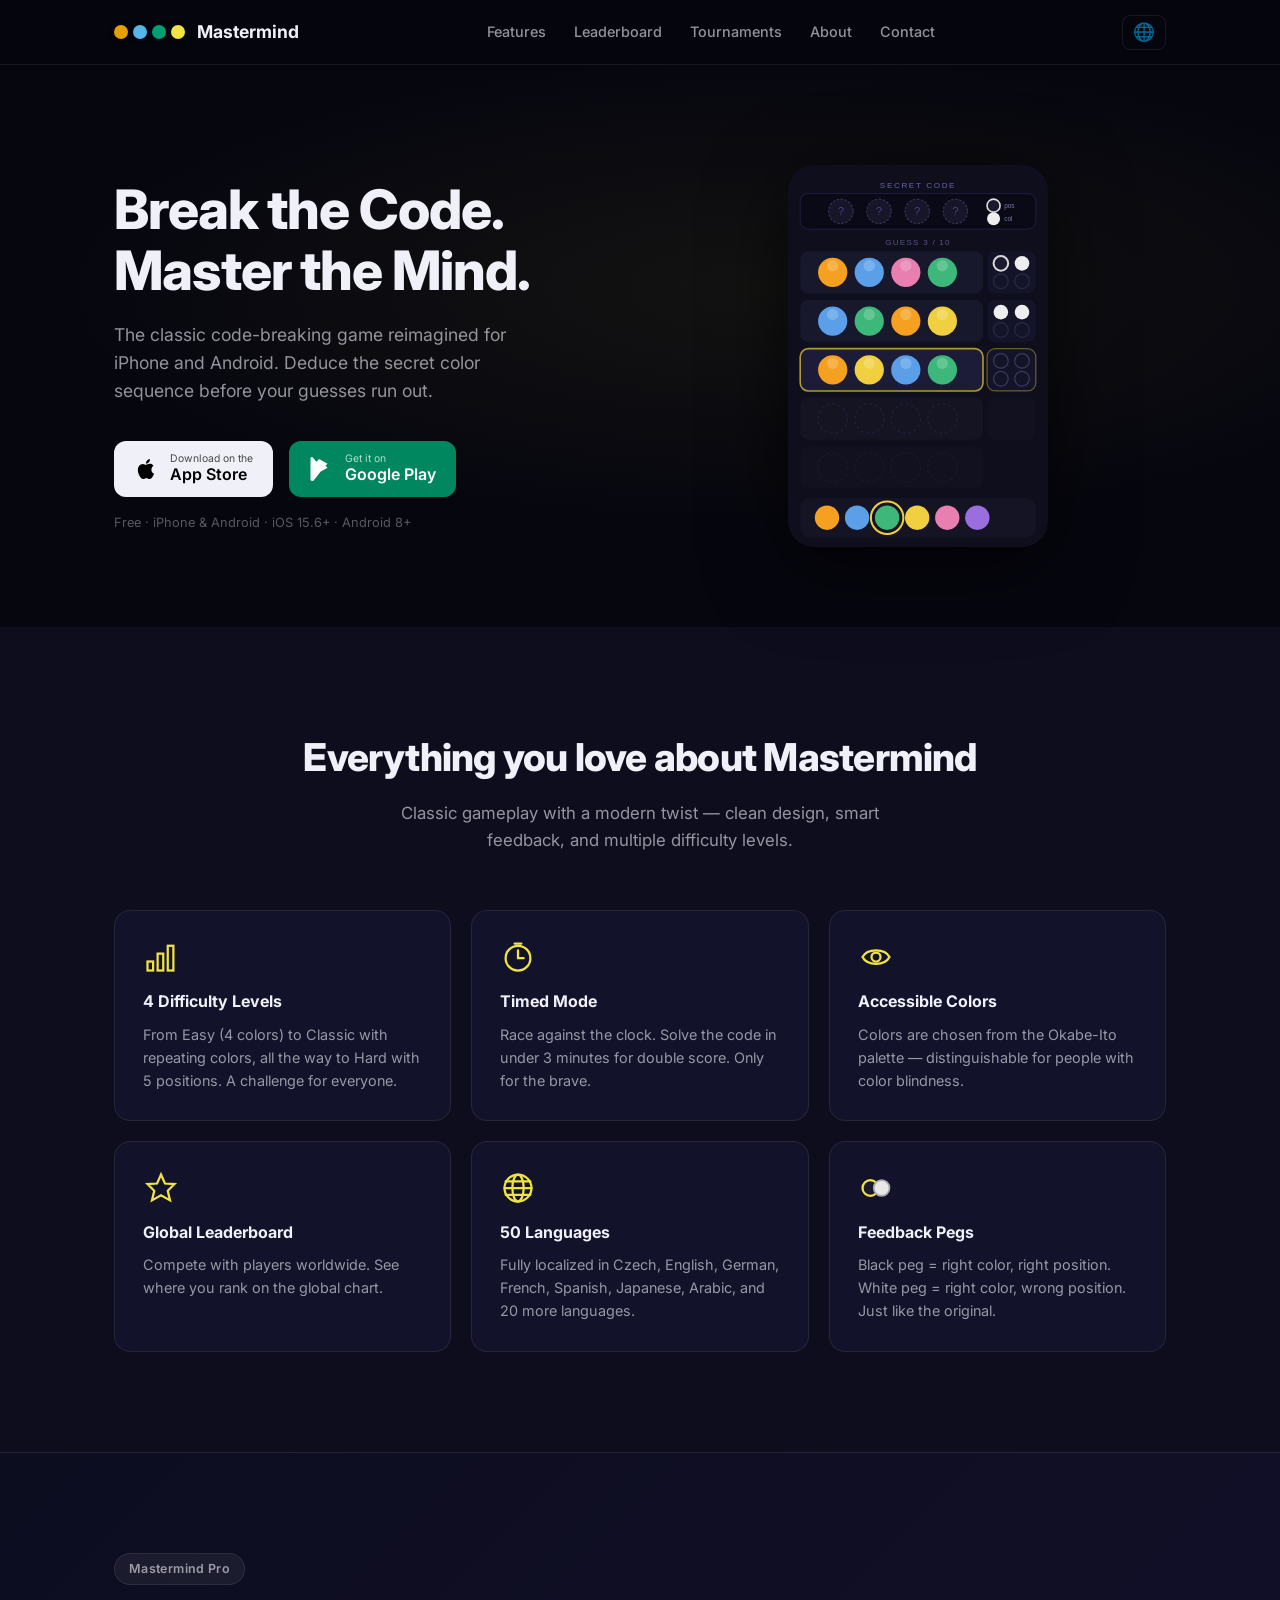
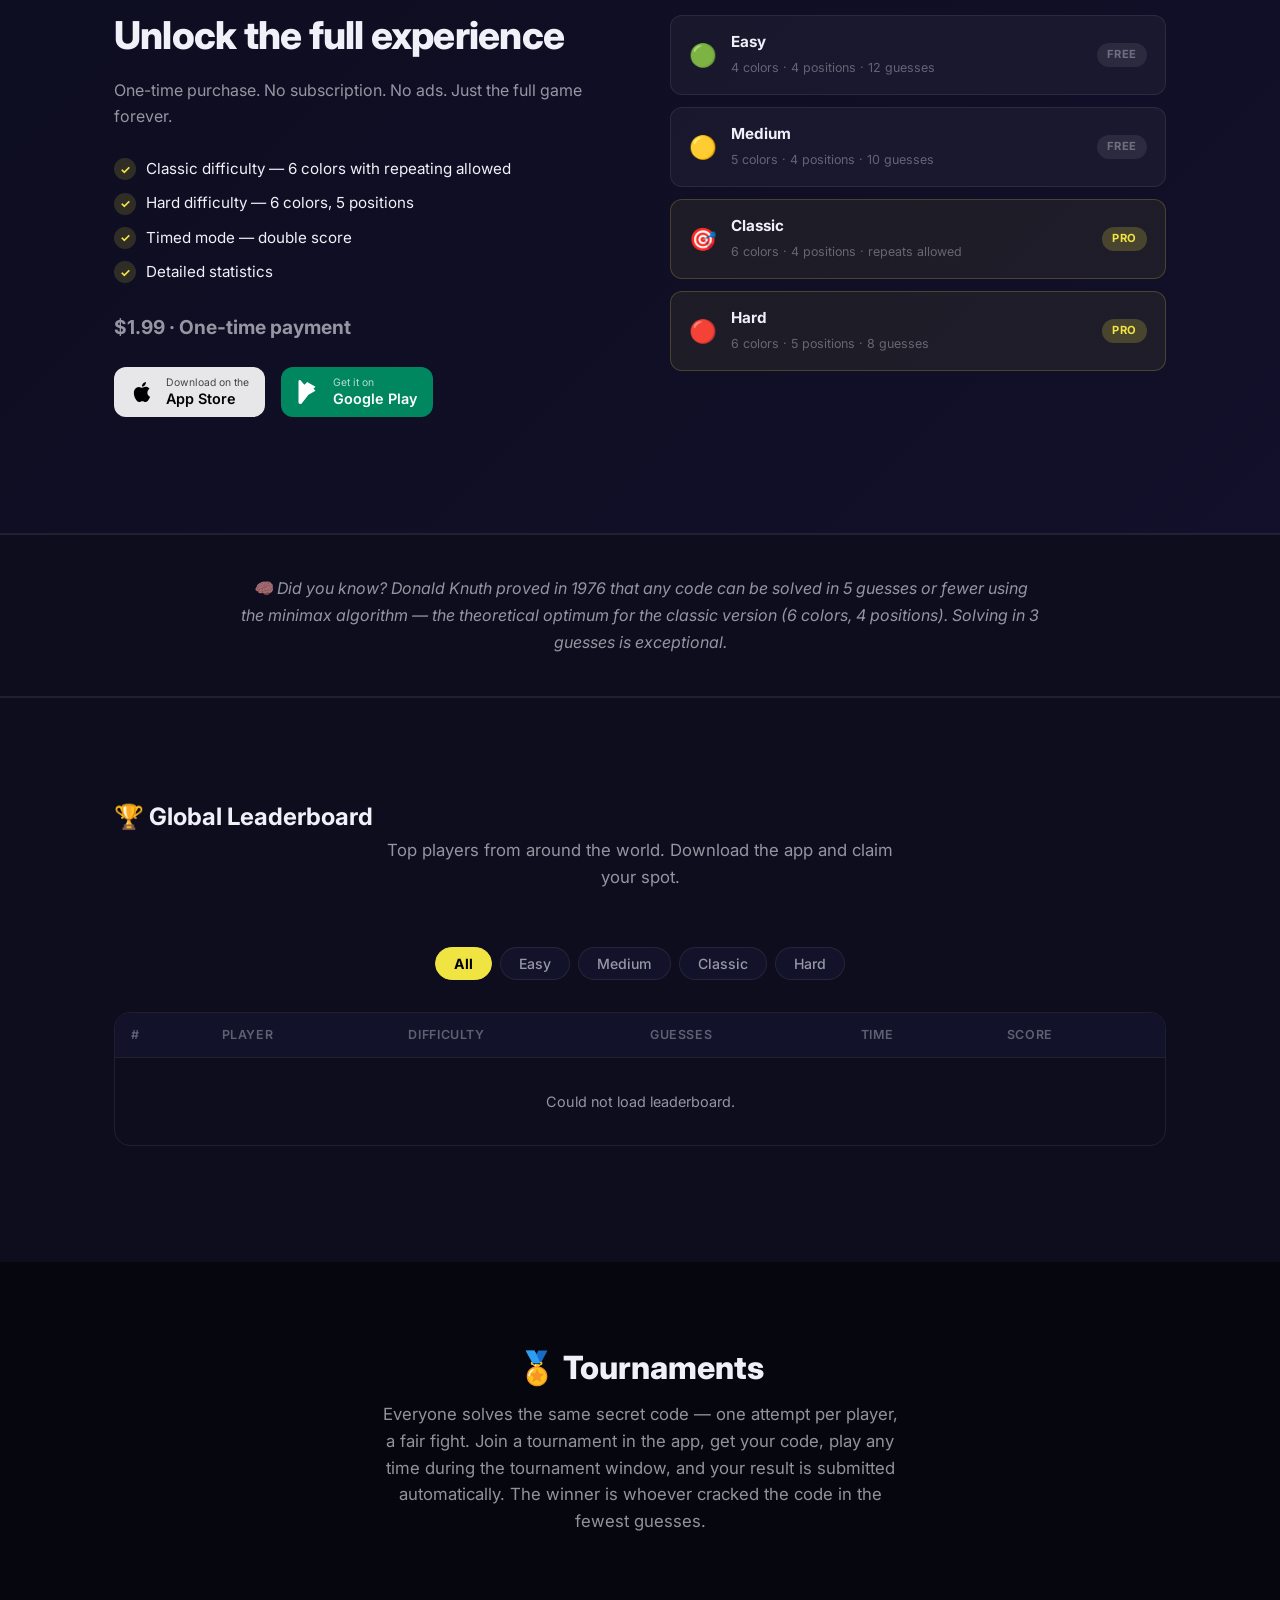
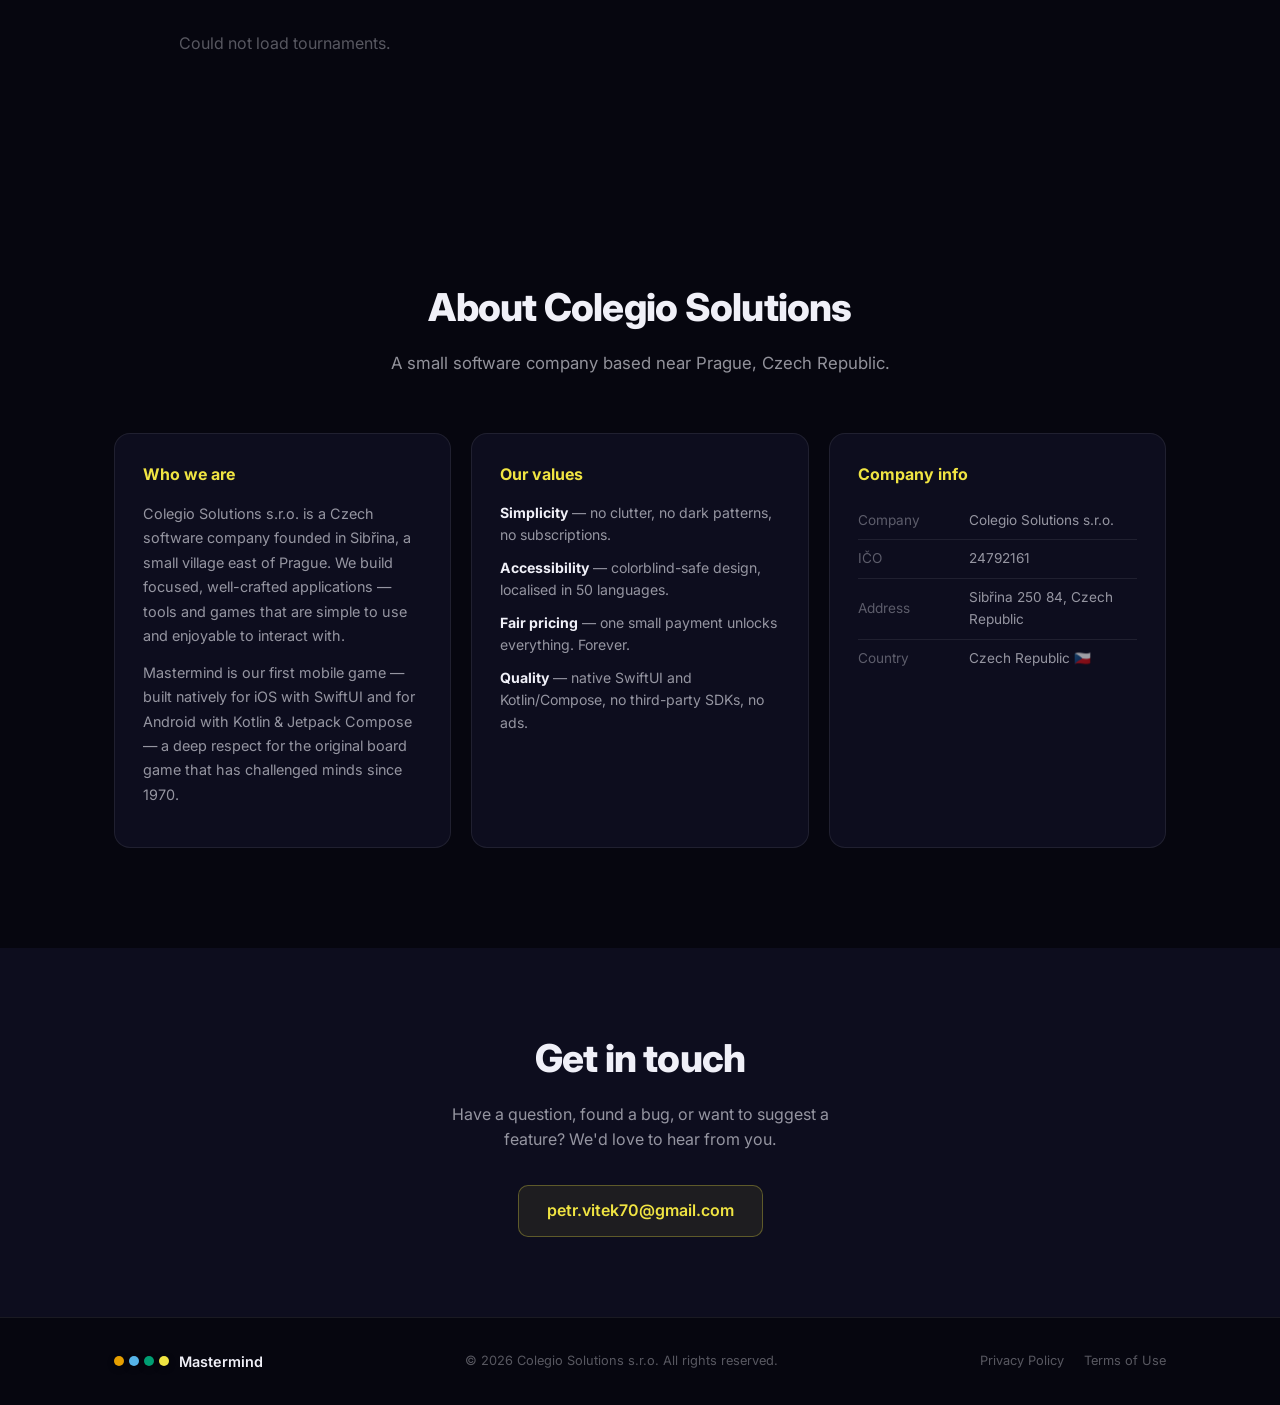
<file: index.html>
<!DOCTYPE html>
<html lang="en" dir="ltr">
<head>
    <meta charset="UTF-8">
    <meta name="viewport" content="width=device-width, initial-scale=1.0">
    <title>Mastermind — Break the Code</title>
    <meta name="description" content="Mastermind is the classic code-breaking game reimagined for iPhone and Android.">
    <link rel="canonical" href="https://colegio.cz/">
    <link rel="stylesheet" href="assets/style.css">
    <link rel="preconnect" href="https://fonts.googleapis.com">
    <link href="https://fonts.googleapis.com/css2?family=Inter:wght@400;500;600;700;800&display=swap" rel="stylesheet">
    <script src="assets/i18n.js?v=20261125" defer></script>
    <script>
        const DIFF_ICON  = {all:'⚪',easy:'🟢',medium:'🟡',classic:'🎯',hard:'🔴'};
        const DIFF_COLOR = {easy:'#4ade80',medium:'#facc15',classic:'#60a5fa',hard:'#f87171'};
        const FB_CATS = {
            bug:     { cs:'🐛 Chyba',    en:'🐛 Bug'      },
            idea:    { cs:'💡 Nápad',    en:'💡 Idea'     },
            game:    { cs:'🎮 Nová hra', en:'🎮 New game' },
            praise:  { cs:'👍 Pochvala', en:'👍 Praise'   },
            general: { cs:'💬 Obecné',   en:'💬 General'  },
        };

        function formatTime(s,ms){
            if(ms!=null){const cs=Math.floor(ms/10)%100;const ss=Math.floor(ms/1000);return Math.floor(ss/60)+':'+(ss%60).toString().padStart(2,'0')+'.'+cs.toString().padStart(2,'0');}
            return Math.floor(s/60)+':'+(s%60).toString().padStart(2,'0')+'.00';
        }
        function esc(s){return String(s||'').replace(/&/g,'&amp;').replace(/</g,'&lt;').replace(/>/g,'&gt;').replace(/"/g,'&quot;');}

        window._lbDiff = 'all';
        window._lbOffset = 0;
        window._lbTotal = 0;
        const LB_LIMIT = 20;

        function lbRow(e){
            return `<tr>
                <td class="lb-rank rank-${e.rank}">${e.rank<=3?['🥇','🥈','🥉'][e.rank-1]:e.rank}</td>
                <td class="lb-nick">${esc(e.nickname)}</td>
                <td>${DIFF_ICON[e.difficulty]||''} ${esc(e.difficulty)}</td>
                <td>${e.guesses}</td>
                <td>${formatTime(e.seconds,e.ms)}${e.timed?` <span style="color:${DIFF_COLOR[e.difficulty]||'#aaa'}">⏱</span>`:''}${e.repetition?' 🔁':''}</td>
                <td class="lb-score">${e.score.toLocaleString()}</td>
            </tr>`;
        }

        function updateLoadMoreBtn(){
            const btn = document.getElementById('lb-load-more');
            if(!btn) return;
            btn.style.display = window._lbOffset < window._lbTotal ? 'block' : 'none';
        }

        async function loadLeaderboard(diff, btn){
            window._lbDiff = diff || 'all';
            window._lbOffset = 0;
            document.querySelectorAll('.lb-btn').forEach(b=>b.classList.remove('active'));
            (btn || document.querySelector('.lb-btn'))?.classList.add('active');
            const tbody = document.getElementById('lb-body');
            const t = TRANSLATIONS[document.documentElement.lang] || TRANSLATIONS['en'];
            tbody.innerHTML = `<tr><td colspan="6" class="lb-loading">${t.lb_loading||'Loading…'}</td></tr>`;
            try {
                const data = await fetch(`/api/leaderboard.php?difficulty=${window._lbDiff}&limit=${LB_LIMIT}&offset=0`).then(r=>r.json());
                if(!data.leaderboard.length){
                    tbody.innerHTML=`<tr><td colspan="6" class="lb-loading">${t.lb_empty||'No scores yet.'}</td></tr>`;
                    updateLoadMoreBtn();
                    return;
                }
                window._lbOffset = data.leaderboard.length;
                window._lbTotal = data.total || 0;
                tbody.innerHTML = data.leaderboard.map(lbRow).join('');
                updateLoadMoreBtn();
            } catch(e){
                tbody.innerHTML=`<tr><td colspan="6" class="lb-loading">${t.lb_error||'Could not load leaderboard.'}</td></tr>`;
            }
        }

        async function loadMoreLeaderboard(){
            const tbody = document.getElementById('lb-body');
            try {
                const data = await fetch(`/api/leaderboard.php?difficulty=${window._lbDiff}&limit=${LB_LIMIT}&offset=${window._lbOffset}`).then(r=>r.json());
                if(!data.leaderboard.length) return;
                window._lbOffset += data.leaderboard.length;
                window._lbTotal = data.total || window._lbTotal;
                tbody.innerHTML += data.leaderboard.map(lbRow).join('');
                updateLoadMoreBtn();
            } catch(e){}
        }

        async function loadFeedback() {
            const grid = document.getElementById('feedbackGrid');
            if (!grid) return;
            try {
                const data = await fetch('/api/feedback-public.php?limit=6').then(r=>r.json());
                const lang = (navigator.language || 'en').slice(0,2);
                if (!data.feedback?.length) { grid.innerHTML = ''; return; }
                grid.innerHTML = data.feedback.map(f => {
                    const cat = FB_CATS[f.category] || FB_CATS.general;
                    const catLabel = cat[lang] || cat.en;
                    const name = f.name ? esc(f.name) : '';
                    const plat = f.platform ? ` · ${esc(f.platform)}` : '';
                    return `<div class="feedback-card">
                        <span class="fb-cat fb-cat-${esc(f.category)}">${esc(catLabel)}</span>
                        <p class="fb-msg">${esc(f.message)}</p>
                        <div class="fb-meta">${name ? name + plat + ' · ' : ''}${(f.created_at||'').slice(0,7)}</div>
                    </div>`;
                }).join('');
            } catch(e) { grid.innerHTML = ''; }
        }

        const DIFF_ICON_T = {easy:'🟢',medium:'🟡',classic:'🎯',hard:'🔴'};
        function trnStatusLabel(s) {
            const t = window._t||{};
            return {active: t.trn_status_active||'🟢 Active', upcoming: t.trn_status_upcoming||'⏳ Upcoming', finished: t.trn_status_finished||'🏁 Finished'}[s]||s;
        }
        function trnDiffLabel(d) {
            const t = window._t||{};
            return {easy: t.trn_diff_easy||'Easy', medium: t.trn_diff_medium||'Medium', classic: t.trn_diff_classic||'Classic', hard: t.trn_diff_hard||'Hard'}[d]||d;
        }
        function trnModeLabel(m) {
            const t = window._t||{};
            return m==='timed' ? (t.trn_mode_timed||'Timed') : (t.trn_mode_classic||'Classic');
        }

        async function loadTournaments() {
            const wrap = document.getElementById('trn-list');
            if (!wrap) return;
            try {
                const data = await fetch('/api/tournament.php?action=list').then(r=>r.json());
                if (!data.tournaments?.length) {
                    wrap.innerHTML = '<p class="trn-empty">No tournaments right now. Check back soon!</p>';
                    return;
                }
                const tr = window._t||{};
                const active = data.tournaments.filter(t => t.status !== 'finished');
                const finished = data.tournaments.filter(t => t.status === 'finished');

                function renderCard(t) {
                    const ends = new Date(t.ends_at * 1000);
                    const now = new Date();
                    const hoursLeft = Math.ceil((ends - now) / 3600000);
                    const daysLeft = Math.ceil((ends - now) / 86400000);
                    const timeStr = t.status === 'active'
                        ? (daysLeft > 1 ? `${daysLeft}d left` : hoursLeft > 0 ? `${hoursLeft}h left` : 'Ends today')
                        : ends.toLocaleDateString();
                    const players = t.player_count;
                    const playersStr = String(players) + ' ' + (tr.trn_players_web || 'players');
                    return `<div class="trn-card trn-${t.status}" onclick="loadTournamentLb(${t.id},this)">
                        <div class="trn-header">
                            <span class="trn-status">${trnStatusLabel(t.status)}</span>
                            <span class="trn-time">${timeStr}</span>
                        </div>
                        <h3 class="trn-name">${esc(t.name)}</h3>
                        <div class="trn-meta">
                            ${DIFF_ICON_T[t.difficulty]||''} ${trnDiffLabel(t.difficulty)}
                            · ${t.game_mode === 'timed' ? '⏱ ' : '♟ '}${trnModeLabel(t.game_mode)}
                            · ${playersStr}
                            ${t.creator_nickname ? `· 👤 ${esc(t.creator_nickname)}` : ''}
                        </div>
                    </div>`;
                }

                let html = active.map(renderCard).join('');
                if (finished.length) {
                    html += `<details class="trn-finished-toggle"><summary>${tr.trn_show_finished||'Show finished tournaments'} (${finished.length})</summary><div class="trn-finished-list">${finished.map(renderCard).join('')}</div></details>`;
                }
                wrap.innerHTML = html;
            } catch(e) {
                wrap.innerHTML = '<p class="trn-empty">Could not load tournaments.</p>';
            }
        }

        async function loadTournamentLb(id, card) {
            const wasSelected = card?.classList.contains('trn-selected');
            document.querySelectorAll('.trn-card').forEach(c=>c.classList.remove('trn-selected'));
            document.querySelectorAll('.trn-inline-lb').forEach(el=>el.remove());
            if (wasSelected) return;

            card?.classList.add('trn-selected');
            const tr = window._t||{};
            const panel = document.createElement('div');
            panel.className = 'trn-inline-lb';
            panel.innerHTML = `
                <h3 class="trn-inline-lb-title"></h3>
                <div class="lb-table-wrap">
                    <table class="lb-table">
                        <thead><tr>
                            <th>#</th>
                            <th>${tr.lb_player||'Player'}</th>
                            <th>${tr.lb_guesses||'Guesses'}</th>
                            <th>${tr.lb_time||'Time'}</th>
                            <th>${tr.lb_score||'Score'}</th>
                        </tr></thead>
                        <tbody class="trn-inline-lb-body"><tr><td colspan="5" class="lb-loading">Loading…</td></tr></tbody>
                    </table>
                </div>
                <div class="trn-reactions-bar"></div>`;
            card?.after(panel);

            try {
                const TAUNT_TEXTS = {
                    going_down:  tr.trn_taunt_going_down  || "You're going down!",
                    well_played: tr.trn_taunt_well_played || "Well played!",
                    lucky:       tr.trn_taunt_lucky       || "Lucky guess!",
                    good_game:   tr.trn_taunt_good_game   || "Good game!",
                    watch_back:  tr.trn_taunt_watch_back  || "Watch your back!",
                    // legacy keys
                    clap:        tr.trn_taunt_well_played || "Well played!",
                    fire:        tr.trn_taunt_going_down  || "You're going down!",
                    handshake:   tr.trn_taunt_good_game   || "Good game!",
                };
                const [data, prData, rxData] = await Promise.all([
                    fetch('/api/tournament.php?action=leaderboard&id='+id).then(r=>r.json()),
                    fetch('/api/tournament.php?action=player_reactions&id='+id).then(r=>r.json()).catch(()=>({reactions:[]})),
                    fetch('/api/tournament.php?action=reactions&id='+id).then(r=>r.json()).catch(()=>({counts:{}}))
                ]);
                panel.querySelector('.trn-inline-lb-title').textContent = data.tournament?.name || '';
                const tbody = panel.querySelector('.trn-inline-lb-body');
                if (!data.entries?.length) {
                    tbody.innerHTML = `<tr><td colspan="5" class="lb-loading">${tr.trn_no_results_yet||'No results yet.'}</td></tr>`;
                    const counts0 = rxData.counts || {};
                    const REACTION_LABELS0 = {fire:'🔥 Fire', nice:'👍 Nice', gg:'🏆 GG', love:'❤️ Love', wow:'⚡ Wow'};
                    const rxHtml0 = Object.entries(REACTION_LABELS0)
                        .filter(([k]) => (counts0[k]||0) > 0)
                        .map(([k,label]) => `<span class="trn-reaction">${label} <b>${counts0[k]}</b></span>`)
                        .join('');
                    const rxBar0 = panel.querySelector('.trn-reactions-bar');
                    if (rxBar0) rxBar0.innerHTML = rxHtml0;
                    return;
                }
                // Group taunts by recipient: nick → [{from, text}]
                const tauntsByNick = {};
                for (const r of (prData.reactions||[])) {
                    if (!tauntsByNick[r.to_nickname]) tauntsByNick[r.to_nickname] = [];
                    const txt = TAUNT_TEXTS[r.emoji];
                    if (txt) tauntsByNick[r.to_nickname].push({from: r.from_nickname, txt});
                }
                // Render global reactions bar
                const REACTION_LABELS = {fire:'🔥 Fire', nice:'👍 Nice', gg:'🏆 GG', love:'❤️ Love', wow:'⚡ Wow'};
                const counts = rxData.counts || {};
                const reactionHtml = Object.entries(REACTION_LABELS)
                    .filter(([k]) => (counts[k]||0) > 0)
                    .map(([k,label]) => `<span class="trn-reaction">${label} <b>${counts[k]}</b></span>`)
                    .join('');
                const rxBar = panel.querySelector('.trn-reactions-bar');
                if (rxBar) rxBar.innerHTML = reactionHtml || '';

                tbody.innerHTML = data.entries.map(e => {
                    const taunts = tauntsByNick[e.nickname] || [];
                    const tauntRows = taunts.map(t =>
                        `<div class="trn-taunt">💬 <span class="trn-taunt-from">${esc(t.from)}:</span> "${esc(t.txt)}"</div>`
                    ).join('');
                    return `<tr>
                        <td class="lb-rank rank-${e.rank}">${e.rank<=3?['🥇','🥈','🥉'][e.rank-1]:e.rank}</td>
                        <td class="lb-nick">${esc(e.nickname)}${tauntRows ? '<div class="trn-taunt-wrap">'+tauntRows+'</div>' : ''}</td>
                        <td>${e.guesses}</td>
                        <td>${formatTime(e.seconds, e.ms||null)}</td>
                        <td class="lb-score">${e.score.toLocaleString()}</td>
                    </tr>`;
                }).join('');
            } catch(e) {
                panel.querySelector('.trn-inline-lb-body').innerHTML = '<tr><td colspan="5" class="lb-loading">Could not load results.</td></tr>';
            }
        }

        document.addEventListener('DOMContentLoaded', ()=>{ loadLeaderboard('all'); loadFeedback(); loadTournaments(); });
    </script>
</head>
<body>

    <!-- NAV -->
    <nav>
        <div class="container nav-inner">
            <div class="logo">
                <span class="pegs">
                    <span class="peg" style="background:#E69F00"></span>
                    <span class="peg" style="background:#56B4E9"></span>
                    <span class="peg" style="background:#009E73"></span>
                    <span class="peg" style="background:#F0E442"></span>
                </span>
                <span class="logo-text">Mastermind</span>
            </div>
            <div class="nav-links">
                <a href="#features" data-i18n="nav_features">Features</a>
                <a href="#leaderboard" data-i18n="nav_leaderboard">Leaderboard</a>
                <a href="#tournaments" data-i18n="nav_tournaments">Tournaments</a>
                <a href="#about" data-i18n="nav_about">About</a>
                <a href="#contact" data-i18n="nav_contact">Contact</a>
            </div>
            <div class="lang-picker">
                <button class="lang-toggle" onclick="this.nextElementSibling.classList.toggle('open')">🌐</button>
                <div class="lang-dropdown">
                    <button class="lang-btn" data-lang="cs" onclick="setLang('cs');this.closest('.lang-dropdown').classList.remove('open')">🇨🇿 Čeština</button>
                    <button class="lang-btn" data-lang="en" onclick="setLang('en');this.closest('.lang-dropdown').classList.remove('open')">🇬🇧 English</button>
                    <button class="lang-btn" data-lang="de" onclick="setLang('de');this.closest('.lang-dropdown').classList.remove('open')">🇩🇪 Deutsch</button>
                    <button class="lang-btn" data-lang="fr" onclick="setLang('fr');this.closest('.lang-dropdown').classList.remove('open')">🇫🇷 Français</button>
                    <button class="lang-btn" data-lang="es" onclick="setLang('es');this.closest('.lang-dropdown').classList.remove('open')">🇪🇸 Español</button>
                    <button class="lang-btn" data-lang="it" onclick="setLang('it');this.closest('.lang-dropdown').classList.remove('open')">🇮🇹 Italiano</button>
                    <button class="lang-btn" data-lang="pl" onclick="setLang('pl');this.closest('.lang-dropdown').classList.remove('open')">🇵🇱 Polski</button>
                    <button class="lang-btn" data-lang="ru" onclick="setLang('ru');this.closest('.lang-dropdown').classList.remove('open')">🇷🇺 Русский</button>
                    <button class="lang-btn" data-lang="ja" onclick="setLang('ja');this.closest('.lang-dropdown').classList.remove('open')">🇯🇵 日本語</button>
                    <button class="lang-btn" data-lang="ko" onclick="setLang('ko');this.closest('.lang-dropdown').classList.remove('open')">🇰🇷 한국어</button>
                    <button class="lang-btn" data-lang="zh" onclick="setLang('zh');this.closest('.lang-dropdown').classList.remove('open')">🇨🇳 中文</button>
                    <button class="lang-btn" data-lang="ar" onclick="setLang('ar');this.closest('.lang-dropdown').classList.remove('open')">🇸🇦 العربية</button>
                    <button class="lang-btn" data-lang="hi" onclick="setLang('hi');this.closest('.lang-dropdown').classList.remove('open')">🇮🇳 हिन्दी</button>
                    <button class="lang-btn" data-lang="tr" onclick="setLang('tr');this.closest('.lang-dropdown').classList.remove('open')">🇹🇷 Türkçe</button>
                    <button class="lang-btn" data-lang="pt" onclick="setLang('pt');this.closest('.lang-dropdown').classList.remove('open')">🇧🇷 Português</button>
                    <button class="lang-btn" data-lang="id" onclick="setLang('id');this.closest('.lang-dropdown').classList.remove('open')">🇮🇩 Indonesia</button>
                    <button class="lang-btn" data-lang="nl" onclick="setLang('nl');this.closest('.lang-dropdown').classList.remove('open')">🇳🇱 Nederlands</button>
                    <button class="lang-btn" data-lang="sv" onclick="setLang('sv');this.closest('.lang-dropdown').classList.remove('open')">🇸🇪 Svenska</button>
                    <button class="lang-btn" data-lang="th" onclick="setLang('th');this.closest('.lang-dropdown').classList.remove('open')">🇹🇭 ภาษาไทย</button>
                    <button class="lang-btn" data-lang="vi" onclick="setLang('vi');this.closest('.lang-dropdown').classList.remove('open')">🇻🇳 Tiếng Việt</button>
                    <button class="lang-btn" data-lang="sw" onclick="setLang('sw');this.closest('.lang-dropdown').classList.remove('open')">🇰🇪 Kiswahili</button>
                    <button class="lang-btn" data-lang="uk" onclick="setLang('uk');this.closest('.lang-dropdown').classList.remove('open')">🇺🇦 Українська</button>
                    <button class="lang-btn" data-lang="ku" onclick="setLang('ku');this.closest('.lang-dropdown').classList.remove('open')">🏳️ Kurdî</button>
                    <button class="lang-btn" data-lang="az" onclick="setLang('az');this.closest('.lang-dropdown').classList.remove('open')">🇦🇿 Azərbaycan</button>
                    <button class="lang-btn" data-lang="fa" onclick="setLang('fa');this.closest('.lang-dropdown').classList.remove('open')">🇮🇷 فارسی</button>
                    <button class="lang-btn" data-lang="fil" onclick="setLang('fil');this.closest('.lang-dropdown').classList.remove('open')">🇵🇭 Filipino</button>
                    <button class="lang-btn" data-lang="da" onclick="setLang('da');this.closest('.lang-dropdown').classList.remove('open')">🇩🇰 Dansk</button>
                    <button class="lang-btn" data-lang="ca" onclick="setLang('ca');this.closest('.lang-dropdown').classList.remove('open')">Català</button>
                    <button class="lang-btn" data-lang="el" onclick="setLang('el');this.closest('.lang-dropdown').classList.remove('open')">🇬🇷 Ελληνικά</button>
                    <button class="lang-btn" data-lang="hr" onclick="setLang('hr');this.closest('.lang-dropdown').classList.remove('open')">🇭🇷 Hrvatski</button>
                    <button class="lang-btn" data-lang="ro" onclick="setLang('ro');this.closest('.lang-dropdown').classList.remove('open')">🇷🇴 Română</button>
                    <button class="lang-btn" data-lang="fi" onclick="setLang('fi');this.closest('.lang-dropdown').classList.remove('open')">🇫🇮 Suomi</button>
                    <button class="lang-btn" data-lang="hu" onclick="setLang('hu');this.closest('.lang-dropdown').classList.remove('open')">🇭🇺 Magyar</button>
                    <button class="lang-btn" data-lang="sk" onclick="setLang('sk');this.closest('.lang-dropdown').classList.remove('open')">🇸🇰 Slovenčina</button>
                    <button class="lang-btn" data-lang="sl" onclick="setLang('sl');this.closest('.lang-dropdown').classList.remove('open')">🇸🇮 Slovenščina</button>
                    <button class="lang-btn" data-lang="nb" onclick="setLang('nb');this.closest('.lang-dropdown').classList.remove('open')">🇳🇴 Norsk bokmål</button>
                    <button class="lang-btn" data-lang="ptpt" onclick="setLang('ptpt');this.closest('.lang-dropdown').classList.remove('open')">🇵🇹 Português (Portugal)</button>
                    <button class="lang-btn" data-lang="ms" onclick="setLang('ms');this.closest('.lang-dropdown').classList.remove('open')">🇲🇾 Bahasa Melayu</button>
                    <button class="lang-btn" data-lang="he" onclick="setLang('he');this.closest('.lang-dropdown').classList.remove('open')">🇮🇱 עברית</button>
                    <button class="lang-btn" data-lang="ur" onclick="setLang('ur');this.closest('.lang-dropdown').classList.remove('open')">🇵🇰 اردو</button>
                    <button class="lang-btn" data-lang="bn" onclick="setLang('bn');this.closest('.lang-dropdown').classList.remove('open')">🇧🇩 বাংলা</button>
                    <button class="lang-btn" data-lang="mr" onclick="setLang('mr');this.closest('.lang-dropdown').classList.remove('open')">🇮🇳 मराठी</button>
                    <button class="lang-btn" data-lang="gu" onclick="setLang('gu');this.closest('.lang-dropdown').classList.remove('open')">🇮🇳 ગુજરાતી</button>
                    <button class="lang-btn" data-lang="pa" onclick="setLang('pa');this.closest('.lang-dropdown').classList.remove('open')">🇮🇳 ਪੰਜਾਬੀ</button>
                    <button class="lang-btn" data-lang="ta" onclick="setLang('ta');this.closest('.lang-dropdown').classList.remove('open')">🇮🇳 தமிழ்</button>
                    <button class="lang-btn" data-lang="te" onclick="setLang('te');this.closest('.lang-dropdown').classList.remove('open')">🇮🇳 తెలుగు</button>
                    <button class="lang-btn" data-lang="kn" onclick="setLang('kn');this.closest('.lang-dropdown').classList.remove('open')">🇮🇳 ಕನ್ನಡ</button>
                    <button class="lang-btn" data-lang="ml" onclick="setLang('ml');this.closest('.lang-dropdown').classList.remove('open')">🇮🇳 മലയാളം</button>
                    <button class="lang-btn" data-lang="or" onclick="setLang('or');this.closest('.lang-dropdown').classList.remove('open')">🇮🇳 ଓଡ଼ିଆ</button>
                </div>
            </div>
        </div>
    </nav>

    <!-- HERO -->
    <section class="hero">
        <div class="container hero-inner">
            <div class="hero-text">
                <h1 data-i18n="hero_h1">Break the Code.<br>Master the Mind.</h1>
                <p class="hero-sub" data-i18n="hero_sub">The classic code-breaking game reimagined for iPhone and Android.</p>
                <div class="hero-actions">
                    <a href="https://apps.apple.com/app/mastermind-code-breaker/id6784908913" class="btn-appstore">
                        <svg viewBox="0 0 24 24" fill="currentColor"><path d="M18.71 19.5c-.83 1.24-1.71 2.45-3.05 2.47-1.34.03-1.77-.79-3.29-.79-1.53 0-2 .77-3.27.82-1.31.05-2.3-1.32-3.14-2.53C4.25 17 2.94 12.45 4.7 9.39c.87-1.52 2.43-2.48 4.12-2.51 1.28-.02 2.5.87 3.29.87.78 0 2.26-1.07 3.8-.91.65.03 2.47.26 3.64 1.98-.09.06-2.17 1.28-2.15 3.81.03 3.02 2.65 4.03 2.68 4.04-.03.07-.42 1.44-1.38 2.83M13 3.5c.73-.83 1.94-1.46 2.94-1.5.13 1.17-.34 2.35-1.04 3.19-.69.85-1.83 1.51-2.95 1.42-.15-1.15.41-2.35 1.05-3.11z"/></svg>
                        <span><small data-i18n="dl_appstore_small">Download on the</small><span data-i18n="dl_appstore">App Store</span></span>
                    </a>
                    <a href="https://play.google.com/store/apps/details?id=cz.colegio.mastermind" class="btn-appstore btn-googleplay">
                        <svg viewBox="0 0 24 24" fill="currentColor"><path d="M3.18 23.76c.3.17.64.24.99.2l.1-.03L13.64 12 3.27.07l-.09-.02A1.5 1.5 0 0 0 1.5 1.5v21c0 .5.26.96.68 1.26zM16.12 9.06l2.36-2.36-8.3-4.7-6.7 6.7 6.7 6.7 8.3-4.7-2.36-2.34z"/></svg>
                        <span><small data-i18n="dl_google_small">Get it on</small><span data-i18n="dl_google">Google Play</span></span>
                    </a>
                </div>
                <p class="hero-note" data-i18n="hero_note">Free · iPhone &amp; Android · iOS 15.6+ · Android 8+</p>
            </div>
            <div class="hero-visual">
                <img src="assets/mockup.svg" alt="Mastermind game preview" class="hero-mockup-img" width="260" height="490">
            </div>
        </div>
    </section>

    <!-- FEATURES -->
    <section class="features" id="features">
        <div class="container">
            <h2 data-i18n="features_h2">Everything you love about Mastermind</h2>
            <p class="section-sub" data-i18n="features_sub">Classic gameplay with a modern twist.</p>
            <div class="features-grid">
                <div class="feature-card"><div class="feature-icon"><svg viewBox="0 0 32 32" fill="none" stroke="var(--accent)" stroke-width="2" stroke-linecap="round"><rect x="4" y="20" width="5" height="8"/><rect x="13" y="13" width="5" height="15"/><rect x="22" y="6" width="5" height="22"/></svg></div><h3 data-i18n="f1_h">4 Difficulty Levels</h3><p data-i18n="f1_p">From Easy to Hard.</p></div>
                <div class="feature-card"><div class="feature-icon"><svg viewBox="0 0 32 32" fill="none" stroke="var(--accent)" stroke-width="2" stroke-linecap="round"><circle cx="16" cy="17" r="11"/><polyline points="16,10 16,17 21,17"/><line x1="13" y1="4" x2="19" y2="4"/></svg></div><h3 data-i18n="f2_h">Timed Mode</h3><p data-i18n="f2_p">Race against the clock.</p></div>
                <div class="feature-card"><div class="feature-icon"><svg viewBox="0 0 32 32" fill="none" stroke="var(--accent)" stroke-width="2" stroke-linecap="round"><path d="M4 16 C8 8, 24 8, 28 16 C24 24, 8 24, 4 16z"/><circle cx="16" cy="16" r="4"/></svg></div><h3 data-i18n="f3_h">Accessible Colors</h3><p data-i18n="f3_p">Okabe-Ito palette.</p></div>
                <div class="feature-card"><div class="feature-icon"><svg viewBox="0 0 32 32" fill="none" stroke="var(--accent)" stroke-width="2" stroke-linecap="round"><path d="M16 4 L19.5 12 L28 12.5 L22 18.5 L24 27 L16 22.5 L8 27 L10 18.5 L4 12.5 L12.5 12 Z"/></svg></div><h3 data-i18n="f4_h">Global Leaderboard</h3><p data-i18n="f4_p">Compete worldwide.</p></div>
                <div class="feature-card"><div class="feature-icon"><svg viewBox="0 0 32 32" fill="none" stroke="var(--accent)" stroke-width="2" stroke-linecap="round"><circle cx="16" cy="16" r="12"/><ellipse cx="16" cy="16" rx="5" ry="12"/><line x1="4" y1="16" x2="28" y2="16"/><line x1="5" y1="10" x2="27" y2="10"/><line x1="5" y1="22" x2="27" y2="22"/></svg></div><h3 data-i18n="f5_h">43 Languages</h3><p data-i18n="f5_p">Fully localized.</p></div>
                <div class="feature-card"><div class="feature-icon"><svg viewBox="0 0 32 32" fill="none" stroke-linecap="round"><circle cx="11" cy="16" r="7" fill="#1a1a2e" stroke="var(--accent)" stroke-width="2"/><circle cx="21" cy="16" r="7" fill="#e8e8e8" stroke="#aaaaaa" stroke-width="1.5"/></svg></div><h3 data-i18n="f6_h">Feedback Pegs</h3><p data-i18n="f6_p">Black and white pegs.</p></div>
            </div>
        </div>
    </section>

    <!-- PRO -->
    <section class="pro">
        <div class="container pro-inner">
            <div class="pro-text">
                <div class="badge dark" data-i18n="pro_badge">Mastermind Pro</div>
                <h2 data-i18n="pro_h2">Unlock the full experience</h2>
                <p data-i18n="pro_p">One-time purchase. No subscription. No ads.</p>
                <ul class="pro-list">
                    <li><span class="check">✓</span> <span data-i18n="pro_l1">Classic difficulty</span></li>
                    <li><span class="check">✓</span> <span data-i18n="pro_l2">Hard difficulty</span></li>
                    <li><span class="check">✓</span> <span data-i18n="pro_l3">Timed mode</span></li>
                    <li><span class="check">✓</span> <span data-i18n="pro_l4">Detailed statistics</span></li>
                </ul>
                <p class="pro-price" data-i18n="pro_price">$1.99 · One-time payment</p>
                <div class="hero-actions">
                    <a href="https://apps.apple.com/app/mastermind-code-breaker/id6784908913" class="btn-appstore small">
                        <svg viewBox="0 0 24 24" fill="currentColor"><path d="M18.71 19.5c-.83 1.24-1.71 2.45-3.05 2.47-1.34.03-1.77-.79-3.29-.79-1.53 0-2 .77-3.27.82-1.31.05-2.3-1.32-3.14-2.53C4.25 17 2.94 12.45 4.7 9.39c.87-1.52 2.43-2.48 4.12-2.51 1.28-.02 2.5.87 3.29.87.78 0 2.26-1.07 3.8-.91.65.03 2.47.26 3.64 1.98-.09.06-2.17 1.28-2.15 3.81.03 3.02 2.65 4.03 2.68 4.04-.03.07-.42 1.44-1.38 2.83M13 3.5c.73-.83 1.94-1.46 2.94-1.5.13 1.17-.34 2.35-1.04 3.19-.69.85-1.83 1.51-2.95 1.42-.15-1.15.41-2.35 1.05-3.11z"/></svg>
                        <span><small data-i18n="dl_appstore_small">Download on the</small><span data-i18n="dl_appstore">App Store</span></span>
                    </a>
                    <a href="https://play.google.com/store/apps/details?id=cz.colegio.mastermind" class="btn-appstore btn-googleplay small">
                        <svg viewBox="0 0 24 24" fill="currentColor"><path d="M3.18 23.76c.3.17.64.24.99.2l.1-.03L13.64 12 3.27.07l-.09-.02A1.5 1.5 0 0 0 1.5 1.5v21c0 .5.26.96.68 1.26zM16.12 9.06l2.36-2.36-8.3-4.7-6.7 6.7 6.7 6.7 8.3-4.7-2.36-2.34z"/></svg>
                        <span><small data-i18n="dl_google_small">Get it on</small><span data-i18n="dl_google">Google Play</span></span>
                    </a>
                </div>
            </div>
            <div class="pro-visual">
                <div class="difficulty-cards">
                    <div class="diff-card free"><span class="diff-icon">🟢</span><div><strong>Easy</strong><small>4 colors · 4 positions · 12 guesses</small></div><span class="tag free-tag">Free</span></div>
                    <div class="diff-card free"><span class="diff-icon">🟡</span><div><strong>Medium</strong><small>5 colors · 4 positions · 10 guesses</small></div><span class="tag free-tag">Free</span></div>
                    <div class="diff-card pro"><span class="diff-icon">🎯</span><div><strong>Classic</strong><small>6 colors · 4 positions · repeats allowed</small></div><span class="tag pro-tag">Pro</span></div>
                    <div class="diff-card pro"><span class="diff-icon">🔴</span><div><strong>Hard</strong><small>6 colors · 5 positions · 8 guesses</small></div><span class="tag pro-tag">Pro</span></div>
                </div>
            </div>
        </div>
    </section>

    <!-- KNUTH FACT -->
    <section class="knuth-fact">
        <div class="container">
            <p class="knuth-text" data-i18n="knuth_fact"></p>
        </div>
    </section>

    <!-- LEADERBOARD -->
    <section class="leaderboard-section" id="leaderboard">
        <div class="container">
            <h2 data-i18n="lb_h2">🏆 Global Leaderboard</h2>
            <p class="section-sub" data-i18n="lb_sub">Top players from around the world.</p>
            <div class="lb-filters">
                <button class="lb-btn active" onclick="loadLeaderboard('all',this)" data-i18n="lb_all">All</button>
                <button class="lb-btn" onclick="loadLeaderboard('easy',this)" data-i18n="lb_easy">Easy</button>
                <button class="lb-btn" onclick="loadLeaderboard('medium',this)" data-i18n="lb_medium">Medium</button>
                <button class="lb-btn" onclick="loadLeaderboard('classic',this)" data-i18n="lb_classic">Classic</button>
                <button class="lb-btn" onclick="loadLeaderboard('hard',this)" data-i18n="lb_hard">Hard</button>
            </div>
            <div class="lb-table-wrap">
                <table class="lb-table">
                    <thead><tr>
                        <th data-i18n="lb_rank">#</th>
                        <th data-i18n="lb_player">Player</th>
                        <th data-i18n="lb_diff">Difficulty</th>
                        <th data-i18n="lb_guesses">Guesses</th>
                        <th data-i18n="lb_time">Time</th>
                        <th data-i18n="lb_score">Score</th>
                    </tr></thead>
                    <tbody id="lb-body"><tr><td colspan="6" class="lb-loading">Loading…</td></tr></tbody>
                </table>
            </div>
            <div style="text-align:center;margin-top:16px">
                <button id="lb-load-more" onclick="loadMoreLeaderboard()" style="display:none;background:rgba(255,255,255,0.08);color:#fff;border:1px solid rgba(255,255,255,0.15);border-radius:8px;padding:10px 28px;font-size:14px;cursor:pointer" data-i18n="lb_load_more">Load more</button>
            </div>
        </div>
    </section>

    <!-- TOURNAMENTS -->
    <section class="tournament-section" id="tournaments">
        <div class="container">
            <h2 data-i18n="trn_h2">🏅 Tournaments</h2>
            <p class="section-sub" data-i18n="trn_sub">Everyone solves the same secret code — one attempt per player, a fair fight. Join a tournament in the app, get your code, play any time during the tournament window, and your result is submitted automatically. The winner is whoever cracked the code in the fewest guesses.</p>
            <div class="trn-list" id="trn-list">
                <p class="trn-empty">Loading…</p>
            </div>
        </div>
    </section>

    <!-- FEEDBACK PREVIEW -->
    <section class="feedback-section" id="feedback" hidden style="display:none">
        <div class="container">
            <h2 data-i18n="feedback_h2">What players say</h2>
            <p class="section-sub" data-i18n="feedback_sub">Real feedback from our community.</p>
            <div class="feedback-grid" id="feedbackGrid">
                <div class="feedback-loading" data-i18n="feedback_loading">Loading…</div>
            </div>
        </div>
    </section>

    <!-- ABOUT -->
    <section class="about" id="about">
        <div class="container">
            <h2 data-i18n="about_h2">About Colegio Solutions</h2>
            <p class="section-sub" data-i18n="about_sub">A small software company based near Prague, Czech Republic.</p>
            <div class="about-grid">
                <div class="about-card">
                    <h3 data-i18n="about_who_h">Who we are</h3>
                    <p data-i18n="about_who_p1">Colegio Solutions s.r.o. is a Czech software company founded in Sibřina.</p>
                    <p data-i18n="about_who_p2">Mastermind is our first mobile game.</p>
                </div>
                <div class="about-card">
                    <h3 data-i18n="about_val_h">Our values</h3>
                    <ul class="values-list">
                        <li><strong data-i18n="about_v1_h">Simplicity</strong> — <span data-i18n="about_v1_p">no clutter, no dark patterns, no subscriptions.</span></li>
                        <li><strong data-i18n="about_v2_h">Accessibility</strong> — <span data-i18n="about_v2_p">colorblind-safe design, 22 languages.</span></li>
                        <li><strong data-i18n="about_v3_h">Fair pricing</strong> — <span data-i18n="about_v3_p">one small payment unlocks everything. Forever.</span></li>
                        <li><strong data-i18n="about_v4_h">Quality</strong> — <span data-i18n="about_v4_p">native SwiftUI and Kotlin/Compose, no third-party SDKs, no ads.</span></li>
                    </ul>
                </div>
                <div class="about-card story-card" hidden style="display:none">
                    <h3 data-i18n="about_story_h">My Story</h3>
                    <p data-i18n="about_story_p1"></p>
                    <p data-i18n="about_story_p2"></p>
                    <p data-i18n="about_story_p3"></p>
                    <p class="story-sig">— Petr Vítek</p>
                </div>
                <div class="about-card info-card">
                    <h3 data-i18n="about_info_h">Company info</h3>
                    <table class="info-table">
                        <tr><td>Company</td><td>Colegio Solutions s.r.o.</td></tr>
                        <tr><td>IČO</td><td>24792161</td></tr>
                        <tr><td>Address</td><td>Sibřina 250 84, Czech Republic</td></tr>
                        <tr><td>Country</td><td>Czech Republic 🇨🇿</td></tr>
                    </table>
                </div>
            </div>
        </div>
    </section>

    <!-- CONTACT -->
    <section class="contact" id="contact">
        <div class="container contact-inner">
            <h2 data-i18n="contact_h2">Get in touch</h2>
            <p data-i18n="contact_p">Have a question, found a bug, or want to suggest a feature?</p>
            <a href="mailto:petr.vitek70@gmail.com" class="btn-email">petr.vitek70@gmail.com</a>
        </div>
    </section>

    <!-- FOOTER -->
    <footer>
        <div class="container footer-inner">
            <div class="footer-logo">
                <span class="pegs"><span class="peg sm" style="background:#E69F00"></span><span class="peg sm" style="background:#56B4E9"></span><span class="peg sm" style="background:#009E73"></span><span class="peg sm" style="background:#F0E442"></span></span>
                <span>Mastermind</span>
            </div>
            <p class="footer-copy">© 2026 Colegio Solutions s.r.o. All rights reserved.</p>
            <div class="footer-links">
                <a href="privacy.html">Privacy Policy</a>
                <a href="terms.html">Terms of Use</a>
            </div>
        </div>
    </footer>

</body>
</html>
</file>
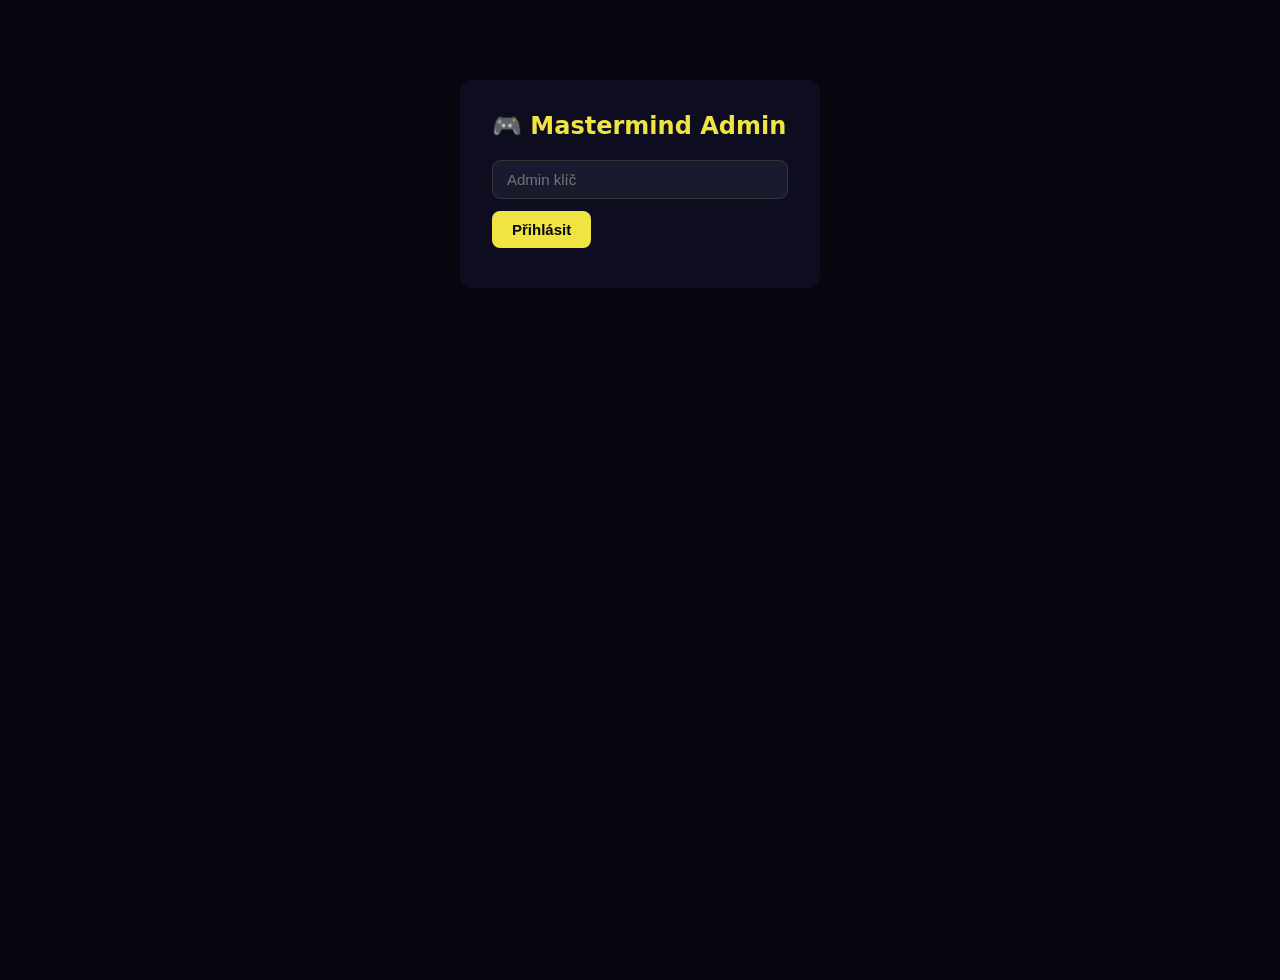
<file: admin/index.html>
<!DOCTYPE html>
<html lang="cs">
<head>
<meta charset="UTF-8">
<meta name="viewport" content="width=device-width, initial-scale=1">
<title>Mastermind — Admin</title>
<style>
  * { box-sizing: border-box; margin: 0; padding: 0; }
  body { font-family: system-ui, sans-serif; background: #06060F; color: #e0e0e0; min-height: 100vh; }
  header { background: #0d0d1f; padding: 16px 24px; display: flex; align-items: center; gap: 16px; border-bottom: 1px solid #222; }
  header h1 { font-size: 18px; color: #F0E442; flex: 1; }
  .tab-bar { display: flex; gap: 4px; background: #0d0d1f; padding: 0 24px; border-bottom: 1px solid #222; }
  .tab { padding: 12px 20px; cursor: pointer; color: #888; font-size: 14px; border-bottom: 2px solid transparent; }
  .tab.active { color: #F0E442; border-bottom-color: #F0E442; }
  #login { max-width: 360px; margin: 80px auto; background: #0d0d1f; border-radius: 12px; padding: 32px; }
  #login h2 { color: #F0E442; margin-bottom: 20px; }
  input[type=password], input[type=text], input[type=datetime-local], select.field {
    width: 100%; padding: 10px 14px; border-radius: 8px; border: 1px solid #333;
    background: #1a1a2e; color: #e0e0e0; font-size: 15px; margin-bottom: 12px;
  }
  select.field option { background: #1a1a2e; }
  button { background: #F0E442; color: #06060F; border: none; border-radius: 8px; padding: 10px 20px; font-weight: 700; cursor: pointer; font-size: 15px; }
  button:hover { opacity: 0.85; }
  button.secondary { background: #333; color: #e0e0e0; }
  button.danger { background: #3d1010; color: #ff6b6b; }
  button.sm { font-size: 12px; padding: 4px 10px; border-radius: 6px; }
  #app { display: none; }
  .pane { padding: 24px; max-width: 1100px; margin: 0 auto; display: none; }
  .pane.active { display: block; }
  .filters { display: flex; gap: 12px; flex-wrap: wrap; margin-bottom: 20px; }
  .filters select { padding: 8px 12px; border-radius: 8px; border: 1px solid #333; background: #1a1a2e; color: #e0e0e0; }
  .stats { display: flex; gap: 12px; margin-bottom: 20px; flex-wrap: wrap; }
  .stat { background: #0d0d1f; border-radius: 10px; padding: 14px 20px; min-width: 120px; }
  .stat .val { font-size: 26px; font-weight: 700; color: #F0E442; }
  .stat .lbl { font-size: 12px; color: #888; margin-top: 2px; }
  table { width: 100%; border-collapse: collapse; }
  th { text-align: left; padding: 10px 12px; font-size: 12px; color: #888; border-bottom: 1px solid #222; }
  td { padding: 12px; border-bottom: 1px solid #1a1a2e; vertical-align: top; font-size: 14px; }
  tr:hover td { background: #0d0d1f; }
  .cat { display: inline-block; padding: 3px 8px; border-radius: 6px; font-size: 12px; font-weight: 600; }
  .cat-bug    { background: #3d1010; color: #ff6b6b; }
  .cat-idea   { background: #1a2d10; color: #6bff8e; }
  .cat-game   { background: #102030; color: #6bb5ff; }
  .cat-praise { background: #2d2510; color: #ffdb6b; }
  .cat-general{ background: #1a1a2e; color: #aaa; }
  .badge { display: inline-block; padding: 3px 8px; border-radius: 6px; font-size: 12px; font-weight: 600; }
  .badge-active   { background: #1a2d10; color: #6bff8e; }
  .badge-upcoming { background: #102030; color: #6bb5ff; }
  .badge-finished { background: #1a1a2e; color: #888; }
  .msg { max-width: 420px; line-height: 1.5; }
  .meta { font-size: 12px; color: #666; margin-top: 4px; }
  .pub-btn { font-size: 12px; padding: 4px 10px; border-radius: 6px; }
  .published { background: #1a2d10; color: #6bff8e; }
  #error { color: #ff6b6b; margin-top: 8px; font-size: 14px; }
  .empty { text-align: center; padding: 60px; color: #555; }
  td.nowrap { white-space: nowrap; color: #666; }
  td.muted { color: #666; }
  .card { background: #0d0d1f; border-radius: 12px; padding: 24px; margin-bottom: 24px; }
  .card h3 { color: #F0E442; margin-bottom: 16px; font-size: 16px; }
  .form-row { display: flex; gap: 12px; flex-wrap: wrap; }
  .form-row > * { flex: 1; min-width: 160px; }
  .form-label { font-size: 12px; color: #888; margin-bottom: 4px; }
  .seed-grid { display: grid; grid-template-columns: repeat(5, 1fr); gap: 8px; margin-bottom: 12px; }
  .seed-grid select.field { margin-bottom: 0; }
  .msg-box { padding: 12px 16px; border-radius: 8px; margin-bottom: 12px; font-size: 14px; }
  .msg-ok  { background: #1a2d10; color: #6bff8e; }
  .msg-err { background: #3d1010; color: #ff6b6b; }
  .entries-panel { background: #111120; border-radius: 8px; padding: 16px; margin-top: 12px; }
  .entries-panel h4 { color: #888; font-size: 13px; margin-bottom: 12px; }
  .an-grid { display: grid; grid-template-columns: repeat(auto-fill, minmax(300px, 1fr)); gap: 20px; margin-top: 24px; }
  .bar-row { display: flex; align-items: center; gap: 10px; margin-bottom: 8px; font-size: 13px; }
  .bar-label { min-width: 90px; color: #aaa; white-space: nowrap; overflow: hidden; text-overflow: ellipsis; }
  .bar-wrap { flex: 1; background: #1a1a2e; border-radius: 4px; height: 12px; overflow: hidden; }
  .bar-fill { height: 100%; background: #F0E442; border-radius: 4px; transition: width 0.4s; }
  .bar-fill.ios     { background: #56B4E9; }
  .bar-fill.android { background: #6bff8e; }
  .bar-fill.unknown { background: #555; }
  .bar-cnt { min-width: 32px; text-align: right; color: #888; font-size: 12px; }
  .sparkline { display: flex; align-items: flex-end; gap: 3px; height: 60px; margin-top: 8px; }
  .spark-bar { flex: 1; background: #F0E442; border-radius: 2px 2px 0 0; min-height: 2px; position: relative; }
  .spark-bar:hover::after { content: attr(data-tip); position: absolute; bottom: 100%; left: 50%; transform: translateX(-50%);
    background: #222; color: #fff; font-size: 11px; padding: 2px 6px; border-radius: 4px; white-space: nowrap; pointer-events: none; }
  .an-refresh { float: right; font-size: 12px; padding: 4px 10px; }
  .line-chart { position: relative; height: 120px; margin-top: 12px; }
  .line-chart svg { width: 100%; height: 100%; overflow: visible; }
  .line-chart .grid-line { stroke: #1a1a2e; stroke-width: 1; }
  .line-chart .axis-label { fill: #555; font-size: 10px; }
  .chart-legend { display: flex; gap: 14px; flex-wrap: wrap; margin-top: 8px; font-size: 12px; color: #888; }
  .legend-dot { display: inline-block; width: 10px; height: 10px; border-radius: 50%; margin-right: 4px; }
  .stacked-chart { position: relative; height: 100px; margin-top: 12px; display: flex; align-items: flex-end; gap: 3px; }
  .stacked-col { display: flex; flex-direction: column-reverse; flex: 1; border-radius: 2px 2px 0 0; overflow: hidden; min-height: 2px; }
  .stacked-seg { transition: height 0.3s; }
  .chart-x-labels { display: flex; justify-content: space-between; font-size: 10px; color: #555; margin-top: 3px; }
</style>
</head>
<body>

<div id="login">
  <h2>🎮 Mastermind Admin</h2>
  <input type="password" id="keyInput" placeholder="Admin klíč" />
  <button onclick="doLogin()">Přihlásit</button>
  <div id="error"></div>
</div>

<div id="app">
  <header>
    <h1>🎮 Mastermind Admin</h1>
  </header>
  <div class="tab-bar">
    <div class="tab active" onclick="switchTab('feedback')">💬 Zpětná vazba</div>
    <div class="tab" onclick="switchTab('tournaments')">🏅 Turnaje</div>
    <div class="tab" onclick="switchTab('analytics')">📊 Analytics</div>
  </div>

  <!-- ═══ FEEDBACK PANE ═══ -->
  <div id="pane-feedback" class="pane active">
    <div style="padding-top:24px">
      <div class="stats">
        <div class="stat"><div class="val" id="s-total">—</div><div class="lbl">Celkem</div></div>
        <div class="stat"><div class="val" id="s-bug">—</div><div class="lbl">🐛 Chyby</div></div>
        <div class="stat"><div class="val" id="s-idea">—</div><div class="lbl">💡 Nápady</div></div>
        <div class="stat"><div class="val" id="s-game">—</div><div class="lbl">🎮 Nové hry</div></div>
        <div class="stat"><div class="val" id="s-praise">—</div><div class="lbl">👍 Pochvaly</div></div>
        <div class="stat"><div class="val" id="s-pub">—</div><div class="lbl">📢 Zveřejněné</div></div>
      </div>
      <div class="filters">
        <select id="catFilter" onchange="renderFeedback()">
          <option value="">Všechny kategorie</option>
          <option value="bug">🐛 Chyba</option>
          <option value="idea">💡 Nápad</option>
          <option value="game">🎮 Nová hra</option>
          <option value="praise">👍 Pochvala</option>
          <option value="general">Obecné</option>
        </select>
        <select id="pubFilter" onchange="renderFeedback()">
          <option value="">Vše</option>
          <option value="1">Jen zveřejněné</option>
          <option value="0">Jen nezveřejněné</option>
        </select>
        <select id="platFilter" onchange="renderFeedback()">
          <option value="">Všechny platformy</option>
          <option value="ios">iOS</option>
          <option value="android">Android</option>
        </select>
      </div>
      <table>
        <thead><tr>
          <th>Datum</th><th>Kategorie</th><th>Zpráva</th><th>Autor</th><th>Platforma</th><th>Zveřejnit</th>
        </tr></thead>
        <tbody id="tbody"></tbody>
      </table>
      <div id="emptyMsg" class="empty" hidden>Žádné záznamy</div>
    </div>
  </div>

  <!-- ═══ TOURNAMENTS PANE ═══ -->
  <div id="pane-tournaments" class="pane">

    <!-- Create / Edit form -->
    <div class="card" style="margin-top:24px">
      <h3 id="trn-form-title">➕ Nový turnaj</h3>
      <input type="hidden" id="trn-edit-id" value="" />
      <div class="form-label">Název</div>
      <input type="text" id="trn-name" placeholder="Weekly Classic #1" />
      <div class="form-row">
        <div>
          <div class="form-label">Obtížnost</div>
          <select class="field" id="trn-diff">
            <option value="easy">Easy</option>
            <option value="medium">Medium</option>
            <option value="classic" selected>Classic</option>
            <option value="hard">Hard</option>
          </select>
        </div>
        <div>
          <div class="form-label">Mód</div>
          <select class="field" id="trn-mode">
            <option value="classic" selected>Classic</option>
            <option value="timed">Timed</option>
          </select>
        </div>
        <div>
          <div class="form-label">Opakování barev</div>
          <select class="field" id="trn-rep">
            <option value="0" selected>Ne</option>
            <option value="1">Ano</option>
          </select>
        </div>
      </div>
      <div class="form-row">
        <div>
          <div class="form-label">Začátek</div>
          <input type="datetime-local" id="trn-start" />
        </div>
        <div>
          <div class="form-label">Konec</div>
          <input type="datetime-local" id="trn-end" />
        </div>
      </div>
      <div class="form-label">Tajný kód (seed) — <span id="seed-count">4</span> barev pro zvolenou obtížnost</div>
      <div class="seed-grid" id="seed-grid"></div>
      <div id="trn-form-msg"></div>
      <div style="display:flex;gap:10px;flex-wrap:wrap">
        <button onclick="submitTournament()">💾 Uložit turnaj</button>
        <button class="secondary" onclick="resetForm()">Zrušit</button>
      </div>
    </div>

    <!-- Tournament list -->
    <div class="card">
      <h3>📋 Všechny turnaje</h3>
      <div id="trn-msg"></div>
      <table>
        <thead><tr>
          <th>Stav</th><th>Název</th><th>Obtížnost</th><th>Mód</th><th>Začátek</th><th>Konec</th><th>Hráči</th><th>Akce</th>
        </tr></thead>
        <tbody id="trn-tbody"></tbody>
      </table>
      <div id="trn-empty" class="empty" hidden>Žádné turnaje</div>
    </div>

    <!-- Entries / disqualify panel -->
    <div class="card" id="entries-card" style="display:none">
      <h3 id="entries-title">👥 Přihlášení hráči</h3>
      <div class="entries-panel">
        <table>
          <thead><tr><th>#</th><th>Přezdívka</th><th>Skóre</th><th>Pokusy</th><th>Sekund</th><th>Odesláno</th><th>Akce</th></tr></thead>
          <tbody id="entries-tbody"></tbody>
        </table>
        <div id="entries-empty" class="empty" hidden>Žádní hráči</div>
      </div>
    </div>

  </div><!-- /pane-tournaments -->

  <!-- ═══ ANALYTICS PANE ═══ -->
  <div id="pane-analytics" class="pane">
    <div style="padding-top:24px">
      <div style="display:flex;align-items:center;justify-content:space-between;margin-bottom:16px">
        <h2 style="color:#F0E442;font-size:16px">📊 Statistiky skóre</h2>
        <button class="secondary an-refresh" onclick="loadAnalytics()">🔄 Obnovit</button>
      </div>

      <!-- KPI row -->
      <div class="stats" id="an-kpis"></div>

      <div class="an-grid">

        <!-- Platform -->
        <div class="card">
          <h3>📱 Platforma</h3>
          <div id="an-platforms"></div>
        </div>

        <!-- Mode -->
        <div class="card">
          <h3>⏱ Mód hry</h3>
          <div id="an-modes"></div>
        </div>

        <!-- Difficulty -->
        <div class="card">
          <h3>🎯 Obtížnost</h3>
          <div id="an-difficulties"></div>
        </div>

        <!-- Avg score per difficulty -->
        <div class="card">
          <h3>🏆 Průměrné skóre</h3>
          <div id="an-avgscores"></div>
        </div>

        <!-- Countries -->
        <div class="card">
          <h3>🌍 Země (top 15)</h3>
          <div id="an-countries"></div>
        </div>

        <!-- Languages -->
        <div class="card">
          <h3>🗣 Jazyk appky (top 15)</h3>
          <div id="an-languages"></div>
        </div>

        <!-- App versions -->
        <div class="card">
          <h3>📦 Verze appky</h3>
          <div id="an-versions"></div>
        </div>

        <!-- Daily chart -->
        <div class="card" style="grid-column: span 2">
          <h3>📅 Skóre za posledních 30 dní</h3>
          <div id="an-daily-labels" style="display:flex;justify-content:space-between;font-size:11px;color:#555;margin-top:4px"></div>
          <div class="sparkline" id="an-sparkline"></div>
        </div>

        <!-- TIME CHART 1: Cumulative players -->
        <div class="card" style="grid-column: span 2">
          <h3>📈 Kumulativní hráči v čase</h3>
          <div class="line-chart"><svg id="an-cumulative-svg" preserveAspectRatio="none"></svg></div>
          <div class="chart-x-labels" id="an-cumulative-labels"></div>
        </div>

        <!-- TIME CHART 2: Daily scores by platform -->
        <div class="card" style="grid-column: span 2">
          <h3>📱 Denní skóre podle platformy (60 dní)</h3>
          <div class="stacked-chart" id="an-platform-chart"></div>
          <div class="chart-x-labels" id="an-platform-labels"></div>
          <div class="chart-legend">
            <span><span class="legend-dot" style="background:#56B4E9"></span>iOS</span>
            <span><span class="legend-dot" style="background:#009E73"></span>Android</span>
            <span><span class="legend-dot" style="background:#888"></span>Unknown</span>
          </div>
        </div>

        <!-- TIME CHART 3: Difficulty by week -->
        <div class="card" style="grid-column: span 2">
          <h3>🎯 Obtížnost po týdnech (90 dní)</h3>
          <div class="stacked-chart" id="an-diff-chart"></div>
          <div class="chart-x-labels" id="an-diff-labels"></div>
          <div class="chart-legend">
            <span><span class="legend-dot" style="background:#009E73"></span>Easy</span>
            <span><span class="legend-dot" style="background:#F0E442"></span>Medium</span>
            <span><span class="legend-dot" style="background:#E69F00"></span>Classic</span>
            <span><span class="legend-dot" style="background:#CC79A7"></span>Hard</span>
          </div>
        </div>

      </div>
      <div id="an-empty" class="empty" style="display:none">Žádná data</div>
    </div>
  </div><!-- /pane-analytics -->

</div><!-- /app -->

<script>
const FB_API  = '/api/feedback-list.php';
const TRN_API = '/api/tournament.php';
const AN_API  = '/api/analytics.php';
const COLORS  = ['orange','skyBlue','green','yellow','blue','pink'];
const COLOR_LABELS = { orange:'🟠 Orange', skyBlue:'🔵 Sky Blue', green:'🟢 Green', yellow:'🟡 Yellow', blue:'💙 Blue', pink:'🩷 Pink' };
const DIFFS   = { easy:4, medium:4, classic:4, hard:5 };

let apiKey  = '';
let allData = [];
let allTrns = [];
let activeEntriesTrnId = null;
let analyticsLoaded = false;

// ─── Auth ──────────────────────────────────────────────────────────────────
async function doLogin() {
  apiKey = document.getElementById('keyInput').value.trim();
  try {
    const r = await fetch(`${FB_API}?limit=500`, { headers: { 'X-Admin-Key': apiKey } });
    if (r.status === 401) { document.getElementById('error').textContent = 'Špatný klíč'; return; }
    const json = await r.json();
    allData = json.feedback || [];
    document.getElementById('login').style.display = 'none';
    document.getElementById('app').style.display = 'block';
    updateStats();
    renderFeedback();
    loadTournaments();
    buildSeedGrid();
    setDefaultDates();
  } catch(e) { document.getElementById('error').textContent = 'Chyba připojení'; }
}

function esc(s) {
  return String(s||'').replace(/&/g,'&amp;').replace(/</g,'&lt;').replace(/>/g,'&gt;').replace(/"/g,'&quot;');
}

// ─── Tabs ──────────────────────────────────────────────────────────────────
function switchTab(name) {
  const TABS = ['feedback','tournaments','analytics'];
  document.querySelectorAll('.tab').forEach((t,i) => t.classList.toggle('active', TABS[i] === name));
  document.querySelectorAll('.pane').forEach(p => p.classList.remove('active'));
  document.getElementById('pane-' + name).classList.add('active');
  if (name === 'analytics' && !analyticsLoaded) loadAnalytics();
}

// ─── Feedback ─────────────────────────────────────────────────────────────
const CATS   = { bug:'cat-bug', idea:'cat-idea', game:'cat-game', praise:'cat-praise', general:'cat-general' };
const LABELS = { bug:'🐛 Chyba', idea:'💡 Nápad', game:'🎮 Nová hra', praise:'👍 Pochvala', general:'Obecné' };

function updateStats() {
  const count = k => allData.filter(r => r.category === k).length;
  document.getElementById('s-total').textContent  = allData.length;
  document.getElementById('s-bug').textContent    = count('bug');
  document.getElementById('s-idea').textContent   = count('idea');
  document.getElementById('s-game').textContent   = count('game');
  document.getElementById('s-praise').textContent = count('praise');
  document.getElementById('s-pub').textContent    = allData.filter(r => r.published == 1).length;
}

function renderFeedback() {
  const cat  = document.getElementById('catFilter').value;
  const pub  = document.getElementById('pubFilter').value;
  const plat = document.getElementById('platFilter').value;
  let rows = allData;
  if (cat)      rows = rows.filter(r => r.category === cat);
  if (pub !== '') rows = rows.filter(r => String(r.published) === pub);
  if (plat)     rows = rows.filter(r => (r.platform||'').toLowerCase() === plat);

  const tbody = document.getElementById('tbody');
  tbody.innerHTML = '';
  document.getElementById('emptyMsg').hidden = rows.length > 0;
  rows.forEach(r => {
    const tr = document.createElement('tr');
    tr.innerHTML = `
      <td class="nowrap">${esc(r.created_at.slice(0,16))}</td>
      <td><span class="cat ${CATS[r.category]||'cat-general'}">${esc(LABELS[r.category]||r.category)}</span></td>
      <td class="msg">${esc(r.message)}</td>
      <td><div>${esc(r.name||'—')}</div><div class="meta">${esc(r.email||'')}</div></td>
      <td class="muted">${esc(r.platform||'—')}<div class="meta">${esc(r.app_lang||'')}</div></td>
      <td><button class="pub-btn ${r.published==1?'published':''}" onclick="togglePublish(${r.id},${r.published==1?0:1},this)">
        ${r.published==1?'✅ Zveřejněno':'Zveřejnit'}</button></td>`;
    tbody.appendChild(tr);
  });
}

async function togglePublish(id, newVal, btn) {
  await fetch(FB_API, { method:'POST', headers:{'Content-Type':'application/json','X-Admin-Key':apiKey}, body:JSON.stringify({id, published:newVal}) });
  const row = allData.find(r => r.id == id);
  if (row) row.published = newVal;
  btn.textContent = newVal ? '✅ Zveřejněno' : 'Zveřejnit';
  btn.classList.toggle('published', newVal == 1);
  updateStats();
}

// ─── Tournaments ──────────────────────────────────────────────────────────
async function adminFetch(url, opts = {}) {
  return fetch(url, {
    ...opts,
    headers: { 'Content-Type': 'application/json', 'X-Admin-Key': apiKey, ...(opts.headers || {}) },
  });
}

async function loadTournaments() {
  try {
    const r = await adminFetch(`${TRN_API}?action=list`, { method: 'POST', body: '{}' });
    const j = await r.json();
    allTrns = j.tournaments || [];
    renderTournaments();
  } catch(e) { showTrnMsg('Chyba načítání turnajů', true); }
}

function fmtTs(ts) {
  if (!ts) return '—';
  return new Date(ts * 1000).toLocaleString('cs-CZ', {day:'2-digit',month:'2-digit',year:'numeric',hour:'2-digit',minute:'2-digit'});
}

function statusBadge(s) {
  if (s === 'active')   return '<span class="badge badge-active">🟢 Aktivní</span>';
  if (s === 'upcoming') return '<span class="badge badge-upcoming">⏳ Brzy</span>';
  return '<span class="badge badge-finished">🏁 Skončil</span>';
}

function renderTournaments() {
  const tbody = document.getElementById('trn-tbody');
  tbody.innerHTML = '';
  document.getElementById('trn-empty').hidden = allTrns.length > 0;
  allTrns.forEach(t => {
    const tr = document.createElement('tr');
    tr.innerHTML = `
      <td>${statusBadge(t.status)}</td>
      <td><b>${esc(t.name)}</b></td>
      <td class="muted">${esc(t.difficulty)}</td>
      <td class="muted">${esc(t.game_mode)}</td>
      <td class="muted nowrap">${fmtTs(t.starts_at)}</td>
      <td class="muted nowrap">${fmtTs(t.ends_at)}</td>
      <td class="muted">${t.player_count}</td>
      <td style="white-space:nowrap;display:flex;gap:6px;flex-wrap:wrap">
        <button class="sm secondary" onclick="editTournament(${t.id})">✏️ Upravit</button>
        <button class="sm" onclick="showEntries(${t.id})">👥 Hráči</button>
        <button class="sm danger" onclick="deleteTournament(${t.id}, '${esc(t.name)}')">🗑 Smazat</button>
      </td>`;
    tbody.appendChild(tr);
  });
}

function showTrnMsg(text, isErr) {
  const el = document.getElementById('trn-msg');
  el.innerHTML = `<div class="msg-box ${isErr?'msg-err':'msg-ok'}">${esc(text)}</div>`;
  setTimeout(() => el.innerHTML = '', 4000);
}

// ─── Seed grid ────────────────────────────────────────────────────────────
function buildSeedGrid() {
  const diff  = document.getElementById('trn-diff').value;
  const count = DIFFS[diff] || 4;
  document.getElementById('seed-count').textContent = count;
  const grid  = document.getElementById('seed-grid');
  grid.style.gridTemplateColumns = `repeat(${count}, 1fr)`;
  // preserve existing values
  const existing = Array.from(grid.querySelectorAll('select')).map(s => s.value);
  grid.innerHTML = '';
  for (let i = 0; i < count; i++) {
    const sel = document.createElement('select');
    sel.className = 'field';
    COLORS.forEach(c => {
      const opt = document.createElement('option');
      opt.value = c;
      opt.textContent = COLOR_LABELS[c];
      if (existing[i] === c) opt.selected = true;
      sel.appendChild(opt);
    });
    grid.appendChild(sel);
  }
}

document.addEventListener('DOMContentLoaded', () => {
  document.getElementById('trn-diff').addEventListener('change', buildSeedGrid);
  document.getElementById('keyInput').addEventListener('keydown', e => { if (e.key==='Enter') doLogin(); });
});

function getSeed() {
  return Array.from(document.getElementById('seed-grid').querySelectorAll('select')).map(s => s.value);
}

function setDefaultDates() {
  const now  = new Date();
  const end  = new Date(now.getTime() + 7 * 24 * 3600 * 1000);
  const fmt  = d => d.toISOString().slice(0,16);
  document.getElementById('trn-start').value = fmt(now);
  document.getElementById('trn-end').value   = fmt(end);
}

function toLocalIso(dtLocal) {
  // datetime-local gives local time, we need UTC unix timestamp
  return Math.floor(new Date(dtLocal).getTime() / 1000);
}

// ─── Create / Update form ─────────────────────────────────────────────────
function resetForm() {
  document.getElementById('trn-edit-id').value = '';
  document.getElementById('trn-form-title').textContent = '➕ Nový turnaj';
  document.getElementById('trn-name').value = '';
  document.getElementById('trn-diff').value = 'classic';
  document.getElementById('trn-mode').value = 'classic';
  document.getElementById('trn-rep').value  = '0';
  buildSeedGrid();
  setDefaultDates();
  document.getElementById('trn-form-msg').innerHTML = '';
}

function editTournament(id) {
  const t = allTrns.find(x => x.id === id);
  if (!t) return;
  document.getElementById('trn-edit-id').value      = id;
  document.getElementById('trn-form-title').textContent = '✏️ Upravit turnaj';
  document.getElementById('trn-name').value          = t.name;
  document.getElementById('trn-diff').value          = t.difficulty;
  document.getElementById('trn-mode').value          = t.game_mode;
  document.getElementById('trn-rep').value           = t.allow_repetition ? '1' : '0';
  buildSeedGrid();
  // set seed values
  if (t.seed) {
    const selects = document.getElementById('seed-grid').querySelectorAll('select');
    t.seed.forEach((c, i) => { if (selects[i]) selects[i].value = c; });
  }
  // set dates
  const fmt = ts => new Date(ts * 1000).toISOString().slice(0,16);
  document.getElementById('trn-start').value = fmt(t.starts_at);
  document.getElementById('trn-end').value   = fmt(t.ends_at);
  document.getElementById('pane-tournaments').scrollTo(0, 0);
  window.scrollTo(0, 0);
}

async function submitTournament() {
  const editId   = document.getElementById('trn-edit-id').value;
  const name     = document.getElementById('trn-name').value.trim();
  const diff     = document.getElementById('trn-diff').value;
  const mode     = document.getElementById('trn-mode').value;
  const rep      = parseInt(document.getElementById('trn-rep').value);
  const starts   = toLocalIso(document.getElementById('trn-start').value);
  const ends     = toLocalIso(document.getElementById('trn-end').value);
  const seed     = getSeed();
  const msgEl    = document.getElementById('trn-form-msg');

  if (!name)           { msgEl.innerHTML = '<div class="msg-box msg-err">Zadej název</div>'; return; }
  if (starts >= ends)  { msgEl.innerHTML = '<div class="msg-box msg-err">Konec musí být po začátku</div>'; return; }

  const isEdit = editId !== '';
  const action = isEdit ? 'update' : 'create';
  const body   = isEdit
    ? { id: parseInt(editId), name, starts_at: starts, ends_at: ends, seed }
    : { name, difficulty: diff, game_mode: mode, allow_repetition: rep, seed, starts_at: starts, ends_at: ends };

  try {
    const r = await adminFetch(`${TRN_API}?action=${action}`, {
      method: 'POST',
      body: JSON.stringify(body),
    });
    const j = await r.json();
    if (!r.ok) { msgEl.innerHTML = `<div class="msg-box msg-err">${esc(j.error||'Chyba')}</div>`; return; }
    msgEl.innerHTML = `<div class="msg-box msg-ok">${isEdit ? '✅ Turnaj upraven' : `✅ Turnaj vytvořen (ID ${j.id})`}</div>`;
    setTimeout(() => msgEl.innerHTML = '', 3000);
    if (!isEdit) resetForm();
    loadTournaments();
  } catch(e) { msgEl.innerHTML = '<div class="msg-box msg-err">Chyba připojení</div>'; }
}

async function deleteTournament(id, name) {
  if (!confirm(`Opravdu smazat turnaj "${name}" a všechny jeho záznamy?`)) return;
  try {
    const r = await adminFetch(`${TRN_API}?action=delete`, {
      method: 'POST',
      body: JSON.stringify({ id }),
    });
    const j = await r.json();
    if (!r.ok) { showTrnMsg(j.error || 'Chyba', true); return; }
    showTrnMsg('Turnaj smazán');
    if (activeEntriesTrnId === id) document.getElementById('entries-card').style.display = 'none';
    loadTournaments();
  } catch(e) { showTrnMsg('Chyba připojení', true); }
}

// ─── Entries / disqualify ─────────────────────────────────────────────────
async function showEntries(id) {
  activeEntriesTrnId = id;
  const t = allTrns.find(x => x.id === id);
  document.getElementById('entries-title').textContent = `👥 Hráči — ${t ? t.name : id}`;
  document.getElementById('entries-card').style.display = 'block';
  document.getElementById('entries-empty').hidden = true;
  document.getElementById('entries-tbody').innerHTML = '<tr><td colspan="7" style="color:#555;padding:20px">Načítání…</td></tr>';

  try {
    const r = await adminFetch(`${TRN_API}?action=entries&id=${id}`, {
      method: 'POST',
      body: JSON.stringify({ id }),
    });
    const j = await r.json();
    const entries = j.entries || [];
    const tbody = document.getElementById('entries-tbody');
    tbody.innerHTML = '';
    document.getElementById('entries-empty').hidden = entries.length > 0;
    entries.forEach((e, i) => {
      const tr = document.createElement('tr');
      const submitted = e.submitted_at ? fmtTs(e.submitted_at) : '<span style="color:#555">Neodesláno</span>';
      tr.innerHTML = `
        <td class="muted">${i+1}</td>
        <td><b>${esc(e.nickname)}</b></td>
        <td class="muted">${e.score}</td>
        <td class="muted">${e.guesses || '—'}</td>
        <td class="muted">${e.seconds || '—'}</td>
        <td class="muted nowrap">${submitted}</td>
        <td><button class="sm danger" onclick="disqualify(${id},'${esc(e.nickname)}')">🚫 Diskvalifikovat</button></td>`;
      tbody.appendChild(tr);
    });
  } catch(e) { document.getElementById('entries-tbody').innerHTML = '<tr><td colspan="7" style="color:#f66">Chyba načítání</td></tr>'; }
}

// ─── Analytics ────────────────────────────────────────────────────────────
async function loadAnalytics() {
  analyticsLoaded = true;
  try {
    const r = await fetch(AN_API, { headers: { 'X-Admin-Key': apiKey } });
    if (!r.ok) { document.getElementById('an-empty').style.display = 'block'; return; }
    const d = await r.json();
    renderAnalytics(d);
  } catch(e) { document.getElementById('an-empty').style.display = 'block'; }
}

function barRows(items, keyField, valField, maxVal, colorClass) {
  return items.map(item => {
    const pct = maxVal > 0 ? Math.round(item[valField] / maxVal * 100) : 0;
    const cls = colorClass ? colorClass(item[keyField]) : '';
    return `<div class="bar-row">
      <div class="bar-label" title="${esc(item[keyField])}">${esc(item[keyField])}</div>
      <div class="bar-wrap"><div class="bar-fill ${cls}" style="width:${pct}%"></div></div>
      <div class="bar-cnt">${item[valField]}</div>
    </div>`;
  }).join('');
}

function platformColor(p) {
  if (p === 'ios') return 'ios';
  if (p === 'android') return 'android';
  return 'unknown';
}

function renderAnalytics(d) {
  // KPIs
  document.getElementById('an-kpis').innerHTML = `
    <div class="stat"><div class="val">${d.total}</div><div class="lbl">Celkem skóre</div></div>
    <div class="stat"><div class="val">${d.unique_nicks}</div><div class="lbl">Unikátních hráčů</div></div>
    <div class="stat"><div class="val">${d.country_count ?? d.countries.filter(c=>c.country!=='unknown').length}</div><div class="lbl">Zemí</div></div>
    <div class="stat"><div class="val">${d.daily.reduce((s,x)=>s+parseInt(x.cnt),0)}</div><div class="lbl">Skóre za 30 dní</div></div>`;

  // Platforms
  const maxPlat = Math.max(...d.platforms.map(x=>parseInt(x.cnt)), 1);
  document.getElementById('an-platforms').innerHTML = barRows(d.platforms, 'platform', 'cnt', maxPlat, platformColor);

  // Modes
  const maxMode = Math.max(...d.modes.map(x=>parseInt(x.cnt)), 1);
  document.getElementById('an-modes').innerHTML = barRows(d.modes, 'mode', 'cnt', maxMode, null);

  // Difficulties
  const maxDiff = Math.max(...d.difficulties.map(x=>parseInt(x.cnt)), 1);
  document.getElementById('an-difficulties').innerHTML = barRows(d.difficulties, 'difficulty', 'cnt', maxDiff, null);

  // Avg scores
  document.getElementById('an-avgscores').innerHTML = d.avg_scores.map(x =>
    `<div class="bar-row">
      <div class="bar-label">${esc(x.difficulty)}</div>
      <div style="flex:1;font-size:13px;color:#F0E442;font-weight:700">${Number(x.avg_score).toLocaleString('cs-CZ')}</div>
      <div class="bar-cnt" title="Max">max ${Number(x.max_score).toLocaleString('cs-CZ')}</div>
    </div>`).join('');

  // Countries
  const maxCnt = Math.max(...d.countries.map(x=>parseInt(x.cnt)), 1);
  document.getElementById('an-countries').innerHTML = barRows(d.countries, 'country', 'cnt', maxCnt, null);

  // Languages
  const maxLang = Math.max(...d.languages.map(x=>parseInt(x.cnt)), 1);
  document.getElementById('an-languages').innerHTML = barRows(d.languages, 'app_lang', 'cnt', maxLang, null);

  // Versions
  const maxVer = Math.max(...d.versions.map(x=>parseInt(x.cnt)), 1);
  document.getElementById('an-versions').innerHTML = barRows(d.versions, 'app_version', 'cnt', maxVer, null);

  // ── Cumulative players line chart ──
  renderLineChart('an-cumulative-svg', 'an-cumulative-labels', d.cumulative_players, 'day', 'total', '#F0E442');

  // ── Daily by platform stacked bars ──
  renderStackedChart(
    'an-platform-chart', 'an-platform-labels',
    d.daily_by_platform, 'day', 'platform', 'cnt',
    { ios: '#56B4E9', android: '#009E73', unknown: '#888' }
  );

  // ── Difficulty by week stacked bars ──
  renderStackedChart(
    'an-diff-chart', 'an-diff-labels',
    d.diff_by_week, 'week', 'difficulty', 'cnt',
    { easy: '#009E73', medium: '#F0E442', classic: '#E69F00', hard: '#CC79A7' }
  );

  // Sparkline
  const spark = document.getElementById('an-sparkline');
  spark.innerHTML = '';
  const maxDay = Math.max(...d.daily.map(x=>parseInt(x.cnt)), 1);
  d.daily.forEach(x => {
    const h = Math.max(Math.round(parseInt(x.cnt) / maxDay * 56), 2);
    const bar = document.createElement('div');
    bar.className = 'spark-bar';
    bar.style.height = h + 'px';
    bar.setAttribute('data-tip', `${x.day}: ${x.cnt}`);
    bar.title = `${x.day}: ${x.cnt}`;
    spark.appendChild(bar);
  });
  // Labels: first and last date
  const labels = document.getElementById('an-daily-labels');
  if (d.daily.length > 0) {
    labels.innerHTML = `<span>${d.daily[0].day}</span><span>${d.daily[d.daily.length-1].day}</span>`;
  }
}

// ─── Time charts ──────────────────────────────────────────────────────────
function renderLineChart(svgId, labelsId, data, xKey, yKey, color) {
  const svg = document.getElementById(svgId);
  svg.innerHTML = '';
  if (!data || data.length === 0) { svg.innerHTML = '<text x="50%" y="50%" text-anchor="middle" fill="#555" font-size="12">Žádná data</text>'; return; }

  const W = 800, H = 100, PAD = { t: 8, r: 8, b: 20, l: 32 };
  svg.setAttribute('viewBox', `0 0 ${W} ${H}`);

  const vals = data.map(d => parseFloat(d[yKey]));
  const minV = 0, maxV = Math.max(...vals, 1);
  const n = data.length;

  const px = i => PAD.l + (i / Math.max(n - 1, 1)) * (W - PAD.l - PAD.r);
  const py = v => PAD.t + (1 - (v - minV) / (maxV - minV)) * (H - PAD.t - PAD.b);

  // Grid lines
  [0.25, 0.5, 0.75, 1].forEach(f => {
    const y = PAD.t + (1 - f) * (H - PAD.t - PAD.b);
    const v = Math.round(minV + f * (maxV - minV));
    svg.innerHTML += `<line x1="${PAD.l}" y1="${y}" x2="${W - PAD.r}" y2="${y}" class="grid-line"/>
      <text x="${PAD.l - 4}" y="${y + 3}" text-anchor="end" class="axis-label">${v}</text>`;
  });

  // Area fill
  const pts = data.map((d, i) => `${px(i)},${py(parseFloat(d[yKey]))}`).join(' ');
  const first = `${px(0)},${py(parseFloat(data[0][yKey]))}`;
  const last  = `${px(n-1)},${py(parseFloat(data[n-1][yKey]))}`;
  svg.innerHTML += `<polygon points="${first} ${pts} ${last} ${px(n-1)},${H - PAD.b} ${px(0)},${H - PAD.b}"
    fill="${color}" opacity="0.12"/>`;

  // Line
  const path = data.map((d, i) => `${i === 0 ? 'M' : 'L'}${px(i)},${py(parseFloat(d[yKey]))}`).join(' ');
  svg.innerHTML += `<path d="${path}" fill="none" stroke="${color}" stroke-width="2" stroke-linejoin="round"/>`;

  // Dots (only if few points)
  if (n <= 40) {
    data.forEach((d, i) => {
      svg.innerHTML += `<circle cx="${px(i)}" cy="${py(parseFloat(d[yKey]))}" r="3" fill="${color}">
        <title>${d[xKey]}: ${d[yKey]}</title></circle>`;
    });
  }

  // X labels (first + last)
  const labelsEl = document.getElementById(labelsId);
  if (labelsEl) labelsEl.innerHTML = `<span>${data[0][xKey]}</span><span>${data[n-1][xKey]}</span>`;
}

function renderStackedChart(chartId, labelsId, data, xKey, seriesKey, valKey, colorMap) {
  const container = document.getElementById(chartId);
  container.innerHTML = '';
  if (!data || data.length === 0) { container.innerHTML = '<span style="color:#555;font-size:12px">Žádná data</span>'; return; }

  // Group by x (day/week)
  const grouped = {};
  data.forEach(r => {
    if (!grouped[r[xKey]]) grouped[r[xKey]] = {};
    grouped[r[xKey]][r[seriesKey]] = parseInt(r[valKey]);
  });
  const days = Object.keys(grouped).sort();
  const maxTotal = Math.max(...days.map(d => Object.values(grouped[d]).reduce((s, v) => s + v, 0)), 1);

  days.forEach(day => {
    const col = document.createElement('div');
    col.className = 'stacked-col';
    const total = Object.values(grouped[day]).reduce((s, v) => s + v, 0);
    const pct = total / maxTotal * 96;
    col.style.height = Math.max(pct, 2) + 'px';
    col.title = day + ': ' + total;

    Object.entries(colorMap).forEach(([series, color]) => {
      const v = grouped[day][series] || 0;
      if (v === 0) return;
      const seg = document.createElement('div');
      seg.className = 'stacked-seg';
      seg.style.background = color;
      seg.style.height = (v / total * 100) + '%';
      seg.title = `${day} ${series}: ${v}`;
      col.appendChild(seg);
    });
    container.appendChild(col);
  });

  const labelsEl = document.getElementById(labelsId);
  if (labelsEl && days.length > 0) {
    labelsEl.innerHTML = `<span>${days[0]}</span><span>${days[days.length-1]}</span>`;
  }
}

async function disqualify(tournamentId, nickname) {
  if (!confirm(`Diskvalifikovat hráče "${nickname}"? Bude odstraněn z turnaje a bude se moci znovu přihlásit.`)) return;
  try {
    const r = await adminFetch(`${TRN_API}?action=disqualify`, {
      method: 'POST',
      body: JSON.stringify({ tournament_id: tournamentId, nickname }),
    });
    const j = await r.json();
    if (!r.ok) { alert(j.error || 'Chyba'); return; }
    showEntries(tournamentId);
    loadTournaments();
  } catch(e) { alert('Chyba připojení'); }
}
</script>
</body>
</html>
</file>
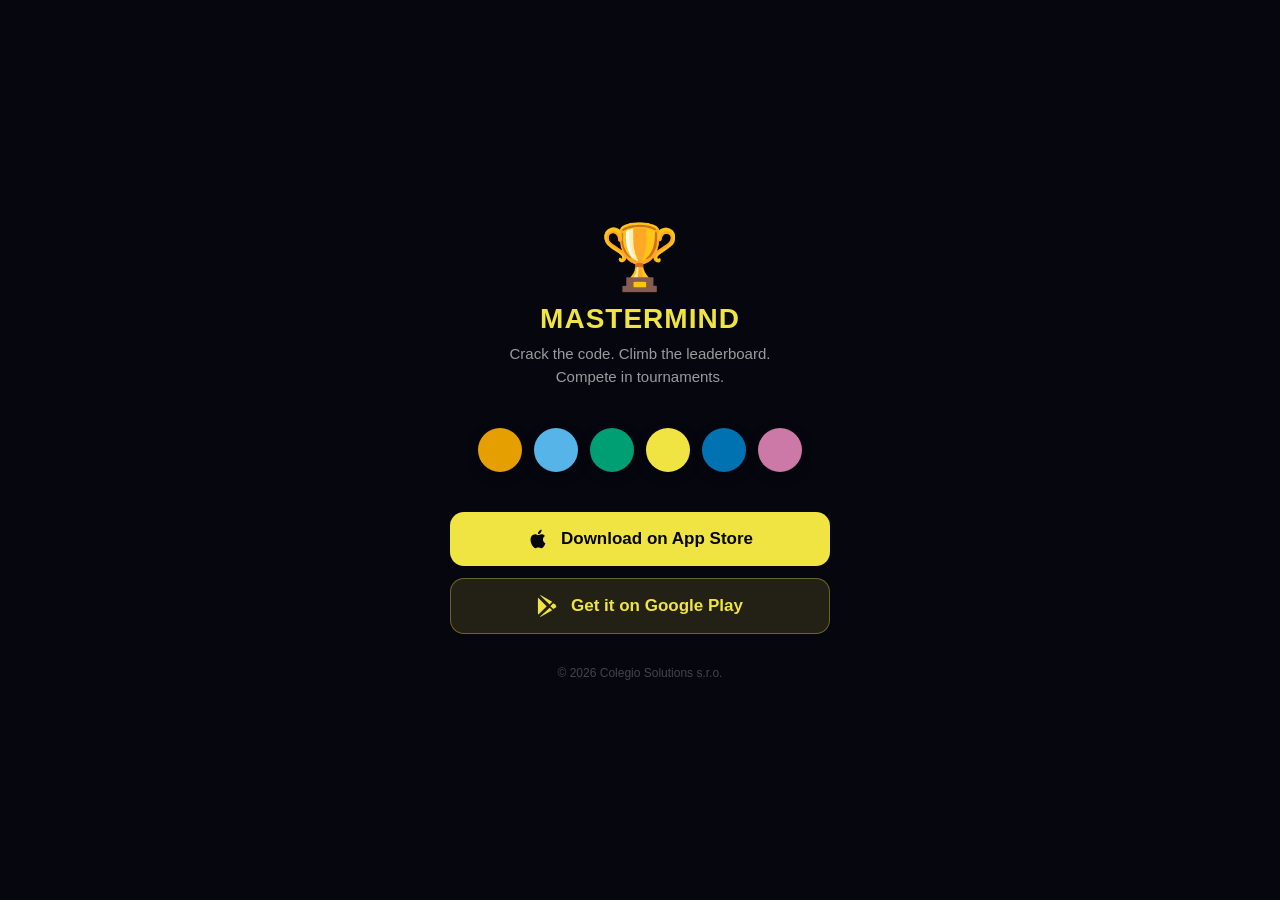
<file: invite.html>
<!DOCTYPE html>
<html lang="en">
<head>
    <meta charset="UTF-8">
    <meta name="viewport" content="width=device-width, initial-scale=1.0">
    <title>Play Mastermind</title>
    <meta name="description" content="Logic puzzle game with global leaderboard &amp; tournaments. Crack the code!">
    <meta property="og:title" content="Play Mastermind: Crack the Code">
    <meta property="og:description" content="Logic puzzle game with global leaderboard &amp; tournaments.">
    <meta property="og:image" content="https://colegio.cz/assets/og-image.png">
    <meta property="og:url" content="https://colegio.cz/invite">
    <style>
        * { margin: 0; padding: 0; box-sizing: border-box; }
        body {
            background: #06060F;
            color: #fff;
            font-family: -apple-system, BlinkMacSystemFont, 'Segoe UI', sans-serif;
            min-height: 100vh;
            display: flex;
            align-items: center;
            justify-content: center;
            text-align: center;
            padding: 24px;
        }
        .card {
            max-width: 380px;
            width: 100%;
        }
        .logo { font-size: 64px; margin-bottom: 8px; }
        h1 {
            font-size: 28px;
            font-weight: 800;
            color: #F0E442;
            letter-spacing: 1px;
            margin-bottom: 8px;
        }
        .tagline {
            color: rgba(255,255,255,0.6);
            font-size: 15px;
            margin-bottom: 40px;
            line-height: 1.5;
        }
        .pegs {
            display: flex;
            justify-content: center;
            gap: 12px;
            margin-bottom: 40px;
        }
        .peg {
            width: 44px; height: 44px;
            border-radius: 50%;
            box-shadow: 0 4px 12px rgba(0,0,0,0.4);
        }
        .btn {
            display: flex;
            align-items: center;
            justify-content: center;
            gap: 12px;
            width: 100%;
            padding: 16px 24px;
            border-radius: 14px;
            font-size: 17px;
            font-weight: 700;
            text-decoration: none;
            margin-bottom: 12px;
            transition: opacity 0.15s;
        }
        .btn:active { opacity: 0.8; }
        .btn-ios {
            background: #F0E442;
            color: #06060F;
        }
        .btn-android {
            background: rgba(240,228,66,0.12);
            color: #F0E442;
            border: 1.5px solid rgba(240,228,66,0.35);
        }
        .btn-all {
            background: transparent;
            color: rgba(255,255,255,0.4);
            border: 1px solid rgba(255,255,255,0.1);
            font-size: 14px;
            font-weight: 500;
            padding: 12px 24px;
        }
        .btn svg { flex-shrink: 0; }
        .footer {
            margin-top: 32px;
            color: rgba(255,255,255,0.25);
            font-size: 12px;
        }
        .hidden { display: none !important; }
    </style>
</head>
<body>
    <div class="card">
        <div class="logo">🏆</div>
        <h1>MASTERMIND</h1>
        <p class="tagline">Crack the code. Climb the leaderboard.<br>Compete in tournaments.</p>

        <div class="pegs">
            <div class="peg" style="background:#E69F00"></div>
            <div class="peg" style="background:#56B4E9"></div>
            <div class="peg" style="background:#009E73"></div>
            <div class="peg" style="background:#F0E442"></div>
            <div class="peg" style="background:#0072B2"></div>
            <div class="peg" style="background:#CC79A7"></div>
        </div>

        <a id="btn-ios" class="btn btn-ios" href="https://apps.apple.com/app/mastermind-code-breaker/id6784908913">
            <svg width="22" height="22" viewBox="0 0 24 24" fill="currentColor"><path d="M18.71 19.5c-.83 1.24-1.71 2.45-3.05 2.47-1.34.03-1.77-.79-3.29-.79-1.53 0-2 .77-3.27.82-1.31.05-2.3-1.32-3.14-2.53C4.25 17 2.94 12.45 4.7 9.39c.87-1.52 2.43-2.48 4.12-2.51 1.28-.02 2.5.87 3.29.87.78 0 2.26-1.07 3.8-.91.65.03 2.47.26 3.64 1.98-.09.06-2.17 1.28-2.15 3.81.03 3.02 2.65 4.03 2.68 4.04-.03.07-.42 1.44-1.38 2.83M13 3.5c.73-.83 1.94-1.46 2.94-1.5.13 1.17-.34 2.35-1.04 3.19-.69.85-1.83 1.51-2.95 1.42-.15-1.15.41-2.35 1.05-3.11z"/></svg>
            Download on App Store
        </a>

        <a id="btn-android" class="btn btn-android" href="https://play.google.com/store/apps/details?id=cz.colegio.mastermind">
            <svg width="22" height="22" viewBox="0 0 24 24" fill="currentColor"><path d="M3.18 23.76c.3.17.64.19.96.08l12.45-7.19-2.79-2.79-10.62 9.9zm-1.97-20.7A1.99 1.99 0 0 0 1 4.07v15.86c0 .5.18.96.48 1.32l.07.07 8.88-8.88v-.21L1.28 3.13l-.07.07-.07-.07.07.06zM20.49 10.7l-2.79-1.61-3.12 3.12 3.12 3.12 2.82-1.63c.8-.46.8-1.54-.03-2zM4.14.26l12.45 7.19-2.79 2.79L3.18.26C3.5.15 3.84.17 4.14.26z"/></svg>
            Get it on Google Play
        </a>

        <p class="footer">© 2026 Colegio Solutions s.r.o.</p>
    </div>
</body>
</html>
</file>
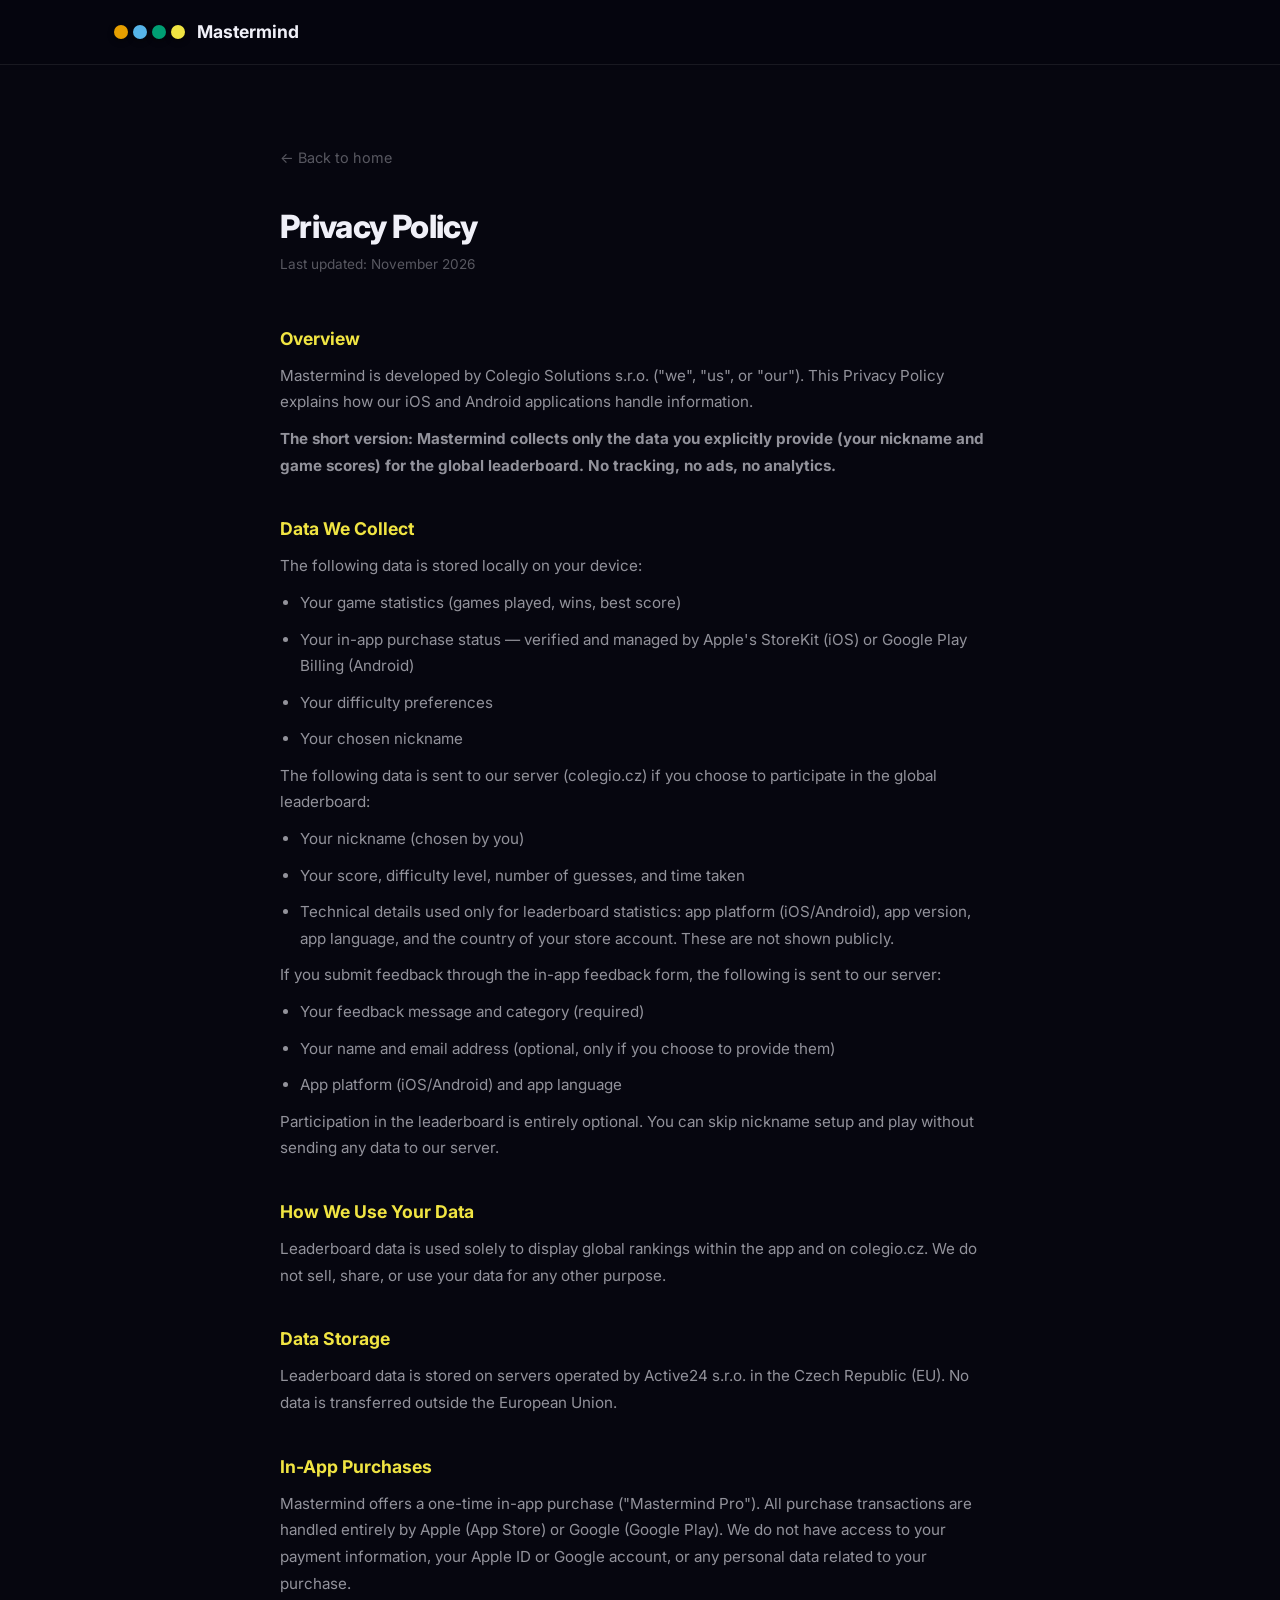
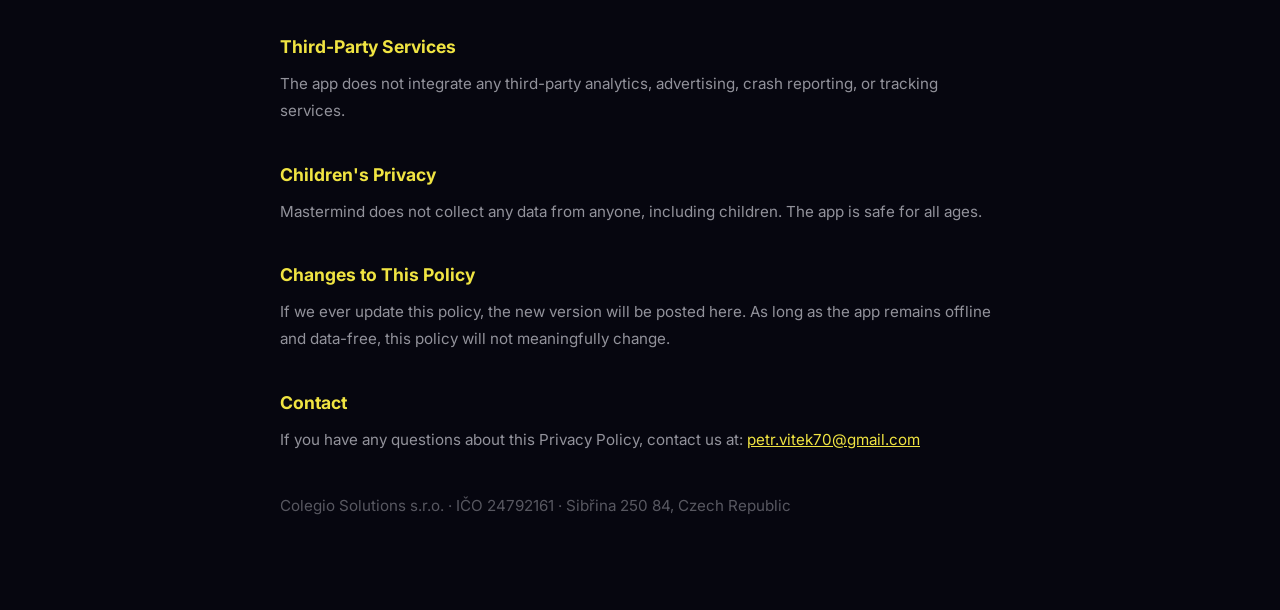
<file: privacy.html>
<!DOCTYPE html>
<html lang="en">
<head>
    <meta charset="UTF-8">
    <meta name="viewport" content="width=device-width, initial-scale=1.0">
    <title>Privacy Policy — Mastermind</title>
    <link rel="canonical" href="https://colegio.cz/privacy.html">
    <link rel="stylesheet" href="assets/style.css">
    <link href="https://fonts.googleapis.com/css2?family=Inter:wght@400;500;600;700;800&display=swap" rel="stylesheet">
    <style>
        .legal { padding: 80px 0; max-width: 720px; margin: 0 auto; }
        .legal h1 { font-size: 2rem; margin-bottom: 8px; }
        .legal .date { color: var(--text3); font-size: 0.85rem; margin-bottom: 48px; }
        .legal h2 { font-size: 1.1rem; font-weight: 700; margin: 36px 0 10px; color: var(--accent); }
        .legal p, .legal li { font-size: 0.95rem; color: var(--text2); line-height: 1.75; margin-bottom: 10px; }
        .legal ul { padding-left: 20px; }
        .back { display: inline-flex; align-items: center; gap: 8px; color: var(--text3); text-decoration: none; font-size: 0.9rem; margin-bottom: 40px; }
        .back:hover { color: var(--text2); }
    </style>
</head>
<body>
<nav>
    <div class="container nav-inner">
        <div class="logo">
            <span class="pegs">
                <span class="peg" style="background:#E69F00"></span>
                <span class="peg" style="background:#56B4E9"></span>
                <span class="peg" style="background:#009E73"></span>
                <span class="peg" style="background:#F0E442"></span>
            </span>
            <span class="logo-text">Mastermind</span>
        </div>
    </div>
</nav>
<div class="container">
    <div class="legal">
        <a class="back" href="index.html">← Back to home</a>
        <h1>Privacy Policy</h1>
        <p class="date">Last updated: November 2026</p>

        <h2>Overview</h2>
        <p>Mastermind is developed by Colegio Solutions s.r.o. ("we", "us", or "our"). This Privacy Policy explains how our iOS and Android applications handle information.</p>
        <p><strong>The short version: Mastermind collects only the data you explicitly provide (your nickname and game scores) for the global leaderboard. No tracking, no ads, no analytics.</strong></p>

        <h2>Data We Collect</h2>
        <p>The following data is stored locally on your device:</p>
        <ul>
            <li>Your game statistics (games played, wins, best score)</li>
            <li>Your in-app purchase status — verified and managed by Apple's StoreKit (iOS) or Google Play Billing (Android)</li>
            <li>Your difficulty preferences</li>
            <li>Your chosen nickname</li>
        </ul>
        <p>The following data is sent to our server (colegio.cz) if you choose to participate in the global leaderboard:</p>
        <ul>
            <li>Your nickname (chosen by you)</li>
            <li>Your score, difficulty level, number of guesses, and time taken</li>
            <li>Technical details used only for leaderboard statistics: app platform (iOS/Android), app version, app language, and the country of your store account. These are not shown publicly.</li>
        </ul>
        <p>If you submit feedback through the in-app feedback form, the following is sent to our server:</p>
        <ul>
            <li>Your feedback message and category (required)</li>
            <li>Your name and email address (optional, only if you choose to provide them)</li>
            <li>App platform (iOS/Android) and app language</li>
        </ul>
        <p>Participation in the leaderboard is entirely optional. You can skip nickname setup and play without sending any data to our server.</p>

        <h2>How We Use Your Data</h2>
        <p>Leaderboard data is used solely to display global rankings within the app and on colegio.cz. We do not sell, share, or use your data for any other purpose.</p>

        <h2>Data Storage</h2>
        <p>Leaderboard data is stored on servers operated by Active24 s.r.o. in the Czech Republic (EU). No data is transferred outside the European Union.</p>

        <h2>In-App Purchases</h2>
        <p>Mastermind offers a one-time in-app purchase ("Mastermind Pro"). All purchase transactions are handled entirely by Apple (App Store) or Google (Google Play). We do not have access to your payment information, your Apple ID or Google account, or any personal data related to your purchase.</p>

        <h2>Third-Party Services</h2>
        <p>The app does not integrate any third-party analytics, advertising, crash reporting, or tracking services.</p>

        <h2>Children's Privacy</h2>
        <p>Mastermind does not collect any data from anyone, including children. The app is safe for all ages.</p>

        <h2>Changes to This Policy</h2>
        <p>If we ever update this policy, the new version will be posted here. As long as the app remains offline and data-free, this policy will not meaningfully change.</p>

        <h2>Contact</h2>
        <p>If you have any questions about this Privacy Policy, contact us at: <a href="mailto:petr.vitek70@gmail.com" style="color: var(--accent);">petr.vitek70@gmail.com</a></p>

        <p style="margin-top: 40px; color: var(--text3);">Colegio Solutions s.r.o. · IČO 24792161 · Sibřina 250 84, Czech Republic</p>
    </div>
</div>
</body>
</html>
</file>
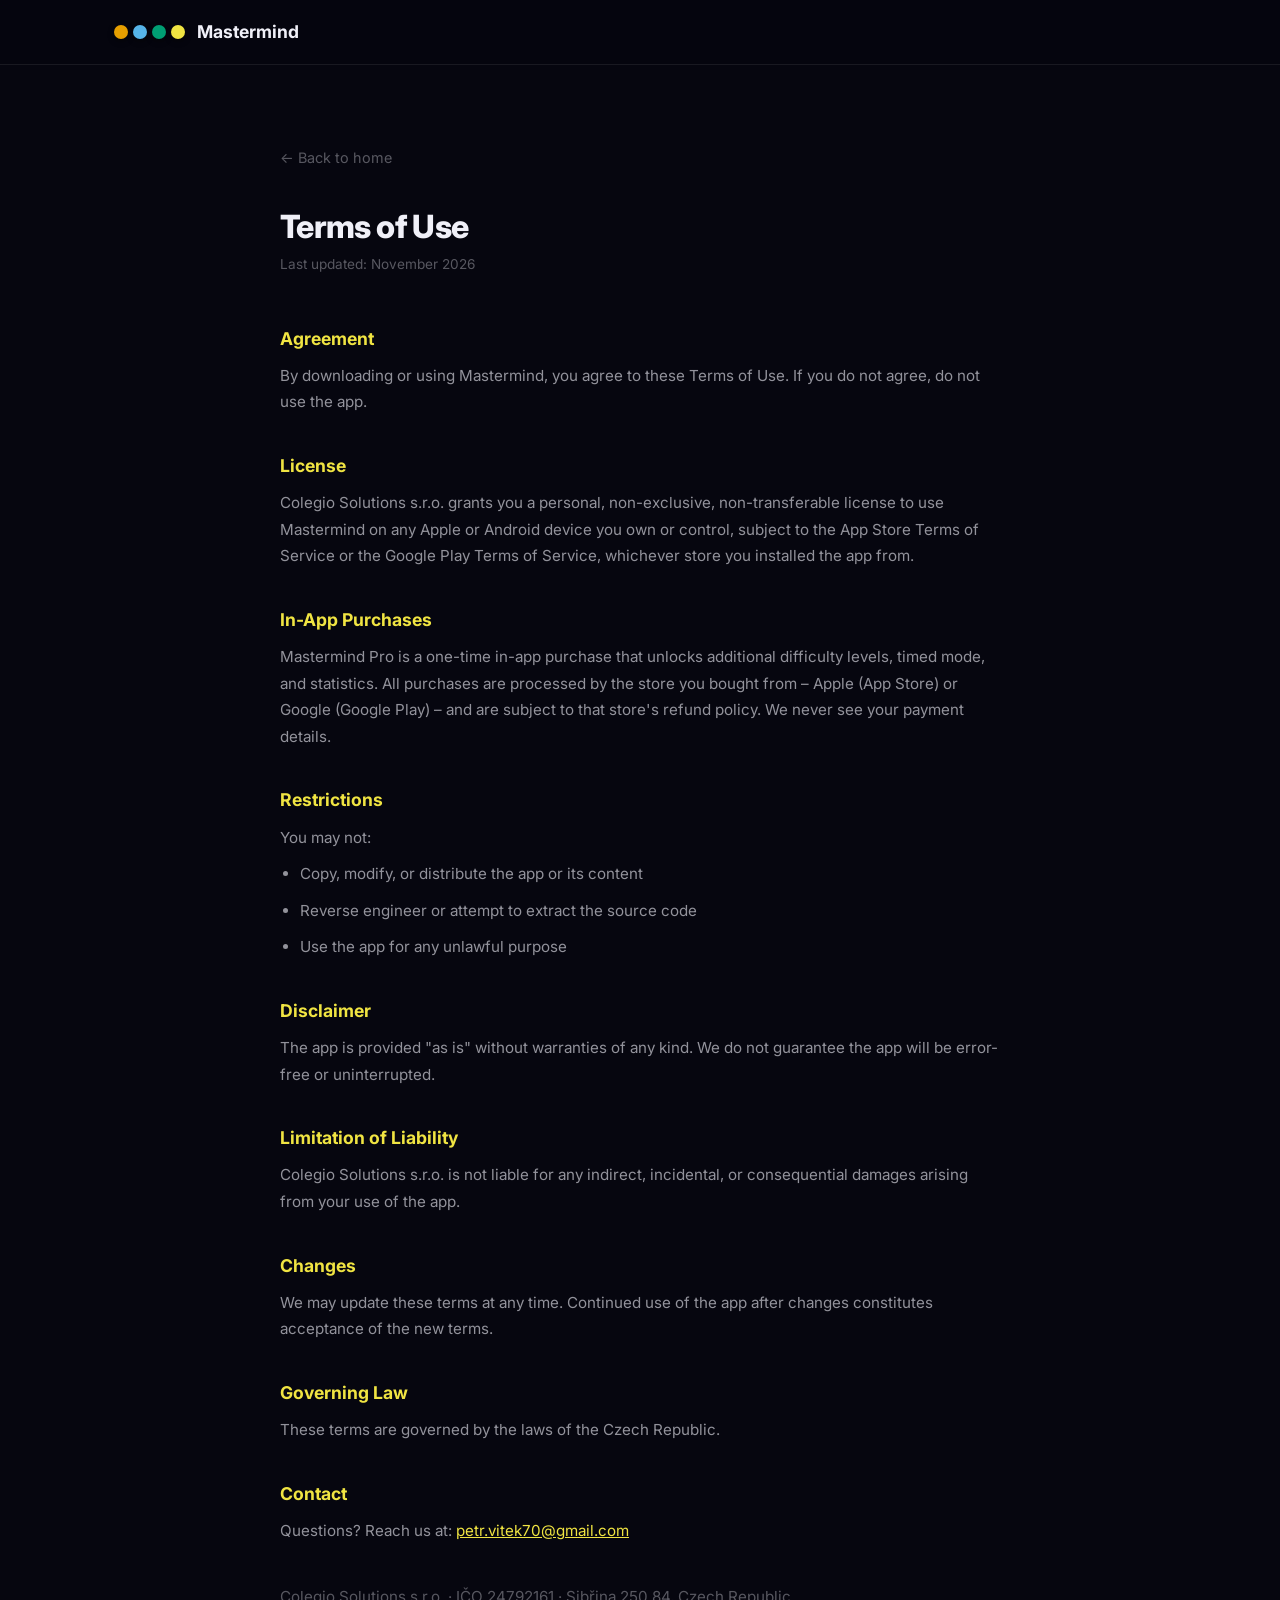
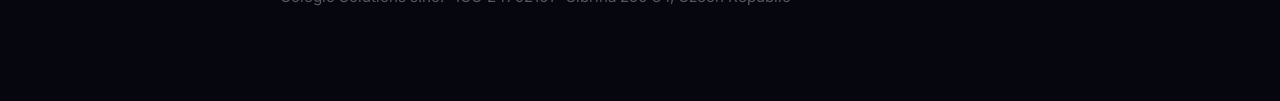
<file: terms.html>
<!DOCTYPE html>
<html lang="en">
<head>
    <meta charset="UTF-8">
    <meta name="viewport" content="width=device-width, initial-scale=1.0">
    <title>Terms of Use — Mastermind</title>
    <link rel="canonical" href="https://colegio.cz/terms.html">
    <link rel="stylesheet" href="assets/style.css">
    <link href="https://fonts.googleapis.com/css2?family=Inter:wght@400;500;600;700;800&display=swap" rel="stylesheet">
    <style>
        .legal { padding: 80px 0; max-width: 720px; margin: 0 auto; }
        .legal h1 { font-size: 2rem; margin-bottom: 8px; }
        .legal .date { color: var(--text3); font-size: 0.85rem; margin-bottom: 48px; }
        .legal h2 { font-size: 1.1rem; font-weight: 700; margin: 36px 0 10px; color: var(--accent); }
        .legal p, .legal li { font-size: 0.95rem; color: var(--text2); line-height: 1.75; margin-bottom: 10px; }
        .legal ul { padding-left: 20px; }
        .back { display: inline-flex; align-items: center; gap: 8px; color: var(--text3); text-decoration: none; font-size: 0.9rem; margin-bottom: 40px; }
        .back:hover { color: var(--text2); }
    </style>
</head>
<body>
<nav>
    <div class="container nav-inner">
        <div class="logo">
            <span class="pegs">
                <span class="peg" style="background:#E69F00"></span>
                <span class="peg" style="background:#56B4E9"></span>
                <span class="peg" style="background:#009E73"></span>
                <span class="peg" style="background:#F0E442"></span>
            </span>
            <span class="logo-text">Mastermind</span>
        </div>
    </div>
</nav>
<div class="container">
    <div class="legal">
        <a class="back" href="index.html">← Back to home</a>
        <h1>Terms of Use</h1>
        <p class="date">Last updated: November 2026</p>

        <h2>Agreement</h2>
        <p>By downloading or using Mastermind, you agree to these Terms of Use. If you do not agree, do not use the app.</p>

        <h2>License</h2>
        <p>Colegio Solutions s.r.o. grants you a personal, non-exclusive, non-transferable license to use Mastermind on any Apple or Android device you own or control, subject to the App Store Terms of Service or the Google Play Terms of Service, whichever store you installed the app from.</p>

        <h2>In-App Purchases</h2>
        <p>Mastermind Pro is a one-time in-app purchase that unlocks additional difficulty levels, timed mode, and statistics. All purchases are processed by the store you bought from – Apple (App Store) or Google (Google Play) – and are subject to that store's refund policy. We never see your payment details.</p>

        <h2>Restrictions</h2>
        <p>You may not:</p>
        <ul>
            <li>Copy, modify, or distribute the app or its content</li>
            <li>Reverse engineer or attempt to extract the source code</li>
            <li>Use the app for any unlawful purpose</li>
        </ul>

        <h2>Disclaimer</h2>
        <p>The app is provided "as is" without warranties of any kind. We do not guarantee the app will be error-free or uninterrupted.</p>

        <h2>Limitation of Liability</h2>
        <p>Colegio Solutions s.r.o. is not liable for any indirect, incidental, or consequential damages arising from your use of the app.</p>

        <h2>Changes</h2>
        <p>We may update these terms at any time. Continued use of the app after changes constitutes acceptance of the new terms.</p>

        <h2>Governing Law</h2>
        <p>These terms are governed by the laws of the Czech Republic.</p>

        <h2>Contact</h2>
        <p>Questions? Reach us at: <a href="mailto:petr.vitek70@gmail.com" style="color: var(--accent);">petr.vitek70@gmail.com</a></p>

        <p style="margin-top: 40px; color: var(--text3);">Colegio Solutions s.r.o. · IČO 24792161 · Sibřina 250 84, Czech Republic</p>
    </div>
</div>
</body>
</html>
</file>
<file: assets/style.css>
*, *::before, *::after { box-sizing: border-box; margin: 0; padding: 0; }

:root {
    --bg: #06060f;
    --bg2: #0d0d1e;
    --bg3: #12122a;
    --accent: #F0E442;
    --accent2: #E69F00;
    --text: #f0f0f8;
    --text2: rgba(240,240,248,0.6);
    --text3: rgba(240,240,248,0.35);
    --border: rgba(255,255,255,0.08);
    --radius: 16px;
}

html { scroll-behavior: smooth; }

body {
    font-family: 'Inter', -apple-system, BlinkMacSystemFont, sans-serif;
    background: var(--bg);
    color: var(--text);
    line-height: 1.6;
    overflow-x: hidden;
}

.container {
    max-width: 1100px;
    margin: 0 auto;
    padding: 0 24px;
}

/* NAV */
nav {
    position: sticky;
    top: 0;
    z-index: 100;
    background: rgba(6,6,15,0.85);
    backdrop-filter: blur(16px);
    border-bottom: 1px solid var(--border);
}

.nav-inner {
    display: flex;
    align-items: center;
    justify-content: space-between;
    height: 64px;
}

.logo {
    display: flex;
    align-items: center;
    gap: 12px;
    font-weight: 700;
    font-size: 1.1rem;
    text-decoration: none;
    color: var(--text);
}

.pegs { display: flex; gap: 5px; align-items: center; }

.peg {
    width: 14px;
    height: 14px;
    border-radius: 50%;
    display: inline-block;
    box-shadow: 0 2px 6px rgba(0,0,0,0.4);
}

.peg.sm { width: 10px; height: 10px; }

.nav-links { display: flex; gap: 28px; }

/* Language picker */
.lang-picker { position: relative; }
.lang-toggle {
    background: none; border: 1px solid var(--border); border-radius: 8px;
    color: var(--text2); font-size: 1.1rem; padding: 6px 10px; cursor: pointer;
    transition: border-color 0.15s;
}
.lang-toggle:hover { border-color: var(--accent); }
.lang-dropdown {
    position: absolute; top: calc(100% + 8px); right: 0;
    background: var(--bg2); border: 1px solid var(--border); border-radius: 12px;
    padding: 8px; min-width: 180px; z-index: 200;
    display: grid; grid-template-columns: 1fr 1fr; gap: 2px;
    opacity: 0; pointer-events: none; transform: translateY(-6px);
    transition: opacity 0.15s, transform 0.15s;
}
.lang-dropdown.open { opacity: 1; pointer-events: all; transform: translateY(0); }
.lang-btn {
    background: none; border: none; color: var(--text2); font-size: 0.8rem;
    padding: 6px 8px; border-radius: 8px; cursor: pointer; text-align: left;
    white-space: nowrap; transition: background 0.1s, color 0.1s;
}
.lang-btn:hover { background: var(--bg3); color: var(--text); }
.lang-btn.active { color: var(--accent); font-weight: 600; }
.nav-links a {
    color: var(--text2);
    text-decoration: none;
    font-size: 0.9rem;
    font-weight: 500;
    transition: color 0.2s;
}
.nav-links a:hover { color: var(--text); }

/* HERO */
.hero {
    padding: 100px 0 80px;
    background: radial-gradient(ellipse 80% 60% at 60% 40%, rgba(240,228,66,0.06) 0%, transparent 70%);
}

.hero-inner {
    display: grid;
    grid-template-columns: 1fr 1fr;
    gap: 60px;
    align-items: center;
}

.badge {
    display: inline-block;
    background: rgba(240,228,66,0.12);
    color: var(--accent);
    border: 1px solid rgba(240,228,66,0.25);
    border-radius: 100px;
    padding: 5px 14px;
    font-size: 0.78rem;
    font-weight: 600;
    letter-spacing: 0.03em;
    margin-bottom: 20px;
}

.badge.dark {
    background: rgba(255,255,255,0.06);
    color: var(--text2);
    border-color: var(--border);
}

h1 {
    font-size: clamp(2.2rem, 5vw, 3.4rem);
    font-weight: 800;
    line-height: 1.12;
    letter-spacing: -0.02em;
    margin-bottom: 20px;
}

.hero-sub {
    font-size: 1.1rem;
    color: var(--text2);
    max-width: 440px;
    margin-bottom: 36px;
}

.hero-actions { display: flex; gap: 16px; flex-wrap: wrap; margin-bottom: 16px; }

.btn-appstore {
    display: inline-flex;
    align-items: center;
    gap: 12px;
    background: var(--text);
    color: #000;
    border-radius: 12px;
    padding: 12px 20px;
    text-decoration: none;
    font-weight: 600;
    transition: transform 0.15s, box-shadow 0.15s;
}

.btn-appstore:hover { transform: translateY(-2px); box-shadow: 0 8px 24px rgba(0,0,0,0.3); }

.btn-appstore.small { padding: 10px 16px; font-size: 0.9rem; background: rgba(255,255,255,0.9); }

.btn-googleplay { background: #01875f; color: #fff; }
.btn-googleplay:hover { box-shadow: 0 8px 24px rgba(1,135,95,0.35); }
.btn-googleplay.small { background: #01875f; color: #fff; }

.btn-appstore svg { width: 24px; height: 24px; flex-shrink: 0; }

.btn-appstore span { display: flex; flex-direction: column; line-height: 1.2; }
.btn-appstore small { font-size: 0.65rem; font-weight: 400; opacity: 0.7; }

.hero-note { font-size: 0.8rem; color: var(--text3); }

/* PHONE MOCKUP */
.hero-visual { display: flex; justify-content: center; }
.hero-mockup-img { width: 260px; height: auto; filter: drop-shadow(0 20px 40px rgba(0,0,0,0.7)); }

.phone-mockup {
    width: 260px;
    background: #1a1a2e;
    border-radius: 36px;
    border: 2px solid rgba(255,255,255,0.12);
    padding: 16px;
    box-shadow: 0 40px 80px rgba(0,0,0,0.6), 0 0 0 1px rgba(255,255,255,0.04);
    position: relative;
    overflow: hidden;
    transform: translateZ(0);
    isolation: isolate;
}

.phone-screen {
    background: #08081a;
    border-radius: 24px;
    padding: 20px 16px;
    min-height: 320px;
    display: flex;
    align-items: center;
    justify-content: center;
    overflow: hidden;
    transform: translateZ(0);
}

.game-preview { width: 100%; display: flex; flex-direction: column; gap: 8px; }

.preview-row {
    display: grid;
    grid-template-columns: repeat(4, 28px) 22px;
    gap: 6px;
    align-items: center;
    background: rgba(255,255,255,0.04);
    border-radius: 10px;
    padding: 8px 10px;
}

.preview-row.active {
    background: rgba(240,228,66,0.07);
    border: 1px solid rgba(240,228,66,0.2);
}

.preview-peg {
    width: 28px;
    height: 28px;
    border-radius: 50%;
    flex-shrink: 0;
}

.preview-peg.filled {
    background: radial-gradient(circle at 35% 30%, color-mix(in srgb, var(--c) 90%, white), var(--c));
    box-shadow: 0 2px 6px rgba(0,0,0,0.4);
}

.preview-peg.empty-peg {
    background: rgba(255,255,255,0.08);
    border: 1.5px dashed rgba(255,255,255,0.2);
}

.preview-peg.sm { width: 22px; height: 22px; }

.preview-fb {
    display: grid;
    grid-template-columns: 9px 9px;
    grid-template-rows: 9px 9px;
    gap: 2px;
    width: 20px;
    height: 20px;
}

.dot {
    width: 8px;
    height: 8px;
    border-radius: 50%;
}
.dot.black { background: #111; box-shadow: 0 0 0 1.5px rgba(255,255,255,0.85); }
.dot.white { background: rgba(255,255,255,0.92); }
.dot.empty { background: rgba(255,255,255,0.1); }

.color-picker-preview {
    display: flex;
    justify-content: center;
    gap: 8px;
    margin-top: 8px;
    padding: 10px;
    background: rgba(255,255,255,0.04);
    border-radius: 10px;
}

/* FEATURES */
.features {
    padding: 100px 0;
    background: var(--bg2);
}

.features h2, .pro h2, .about h2, .contact h2 {
    font-size: clamp(1.6rem, 3vw, 2.4rem);
    font-weight: 800;
    letter-spacing: -0.02em;
    text-align: center;
    margin-bottom: 12px;
}

.section-sub {
    text-align: center;
    color: var(--text2);
    max-width: 520px;
    margin: 0 auto 56px;
    font-size: 1.05rem;
}

.features-grid {
    display: grid;
    grid-template-columns: repeat(3, 1fr);
    gap: 20px;
}

.feature-card {
    background: var(--bg3);
    border: 1px solid var(--border);
    border-radius: var(--radius);
    padding: 28px;
    transition: border-color 0.2s, transform 0.2s;
}

.feature-card:hover {
    border-color: rgba(240,228,66,0.3);
    transform: translateY(-3px);
}

.feature-icon { font-size: 2rem; margin-bottom: 14px; }
.feature-icon svg { width: 36px; height: 36px; display: block; }

.feature-card h3 {
    font-size: 1rem;
    font-weight: 700;
    margin-bottom: 8px;
}

.feature-card p { font-size: 0.9rem; color: var(--text2); line-height: 1.6; }

/* KNUTH FACT */
.knuth-fact {
    padding: 40px 0;
    background: var(--bg2);
    border-top: 1px solid var(--border);
    border-bottom: 1px solid var(--border);
}

.knuth-text {
    font-size: 1rem;
    color: var(--text2);
    line-height: 1.7;
    text-align: center;
    max-width: 800px;
    margin: 0 auto;
    font-style: italic;
}

/* PRO */
.pro {
    padding: 100px 0;
    background: linear-gradient(135deg, #0d0d20 0%, #12102a 100%);
    border-top: 1px solid var(--border);
    border-bottom: 1px solid var(--border);
}

.pro-inner {
    display: grid;
    grid-template-columns: 1fr 1fr;
    gap: 60px;
    align-items: center;
}

.pro-text h2 { text-align: left; }

.pro-text p { color: var(--text2); margin-bottom: 28px; }

.pro-list {
    list-style: none;
    display: flex;
    flex-direction: column;
    gap: 10px;
    margin-bottom: 28px;
}

.pro-list li { display: flex; align-items: center; gap: 10px; font-size: 0.95rem; }

.check {
    width: 22px;
    height: 22px;
    background: rgba(240,228,66,0.15);
    color: var(--accent);
    border-radius: 50%;
    display: inline-flex;
    align-items: center;
    justify-content: center;
    font-size: 0.75rem;
    font-weight: 700;
    flex-shrink: 0;
}

.pro-price {
    font-size: 1.2rem;
    font-weight: 700;
    color: var(--accent);
    margin-bottom: 24px !important;
}

.difficulty-cards { display: flex; flex-direction: column; gap: 12px; }

.diff-card {
    display: flex;
    align-items: center;
    gap: 14px;
    padding: 14px 18px;
    border-radius: 12px;
    border: 1px solid var(--border);
}

.diff-card.free { background: rgba(255,255,255,0.04); }
.diff-card.pro { background: rgba(240,228,66,0.06); border-color: rgba(240,228,66,0.2); }

.diff-icon { font-size: 1.4rem; }

.diff-card div { flex: 1; }
.diff-card strong { display: block; font-size: 0.95rem; }
.diff-card small { color: var(--text3); font-size: 0.78rem; }

.tag {
    font-size: 0.7rem;
    font-weight: 700;
    padding: 3px 10px;
    border-radius: 100px;
    letter-spacing: 0.05em;
    text-transform: uppercase;
}

.free-tag { background: rgba(255,255,255,0.08); color: var(--text3); }
.pro-tag { background: rgba(240,228,66,0.2); color: var(--accent); }

/* ABOUT */
.about { padding: 100px 0; background: var(--bg); }

.about-grid {
    display: grid;
    grid-template-columns: repeat(3, 1fr);
    gap: 20px;
    margin-top: 56px;
}

.about-card {
    background: var(--bg2);
    border: 1px solid var(--border);
    border-radius: var(--radius);
    padding: 28px;
}

.about-card h3 {
    font-size: 1rem;
    font-weight: 700;
    margin-bottom: 14px;
    color: var(--accent);
}

.about-card p {
    font-size: 0.9rem;
    color: var(--text2);
    line-height: 1.7;
    margin-bottom: 12px;
}

.story-card {
    grid-column: 1 / -1;
}

.story-sig {
    font-size: 0.9rem;
    color: var(--accent);
    font-style: italic;
    margin-top: 8px;
}

.values-list {
    list-style: none;
    display: flex;
    flex-direction: column;
    gap: 10px;
}

.values-list li { font-size: 0.88rem; color: var(--text2); }
.values-list strong { color: var(--text); }

.info-table { width: 100%; border-collapse: collapse; }
.info-table td {
    padding: 8px 0;
    font-size: 0.85rem;
    border-bottom: 1px solid var(--border);
    color: var(--text2);
}
.info-table td:first-child { color: var(--text3); width: 40%; }
.info-table tr:last-child td { border-bottom: none; }

/* CONTACT */
.contact {
    padding: 80px 0;
    background: var(--bg2);
    text-align: center;
}

.contact p {
    color: var(--text2);
    margin: 12px auto 32px;
    max-width: 400px;
}

.btn-email {
    display: inline-block;
    color: var(--accent);
    border: 1px solid rgba(240,228,66,0.3);
    background: rgba(240,228,66,0.08);
    border-radius: 10px;
    padding: 12px 28px;
    text-decoration: none;
    font-weight: 600;
    transition: background 0.2s;
}

.btn-email:hover { background: rgba(240,228,66,0.15); }

/* FOOTER */
footer {
    padding: 32px 0;
    border-top: 1px solid var(--border);
    background: var(--bg);
}

.footer-inner {
    display: flex;
    align-items: center;
    justify-content: space-between;
    gap: 16px;
    flex-wrap: wrap;
}

.footer-logo {
    display: flex;
    align-items: center;
    gap: 10px;
    font-weight: 600;
    font-size: 0.9rem;
}

.footer-copy { color: var(--text3); font-size: 0.8rem; }

.footer-links { display: flex; gap: 20px; }
.footer-links a { color: var(--text3); text-decoration: none; font-size: 0.8rem; transition: color 0.2s; }
.footer-links a:hover { color: var(--text2); }

/* LEADERBOARD */
.leaderboard-section {
    padding: 100px 0;
    background: var(--bg2);
    border-top: 1px solid var(--border);
}

.lb-filters {
    display: flex;
    gap: 8px;
    justify-content: center;
    flex-wrap: wrap;
    margin-bottom: 32px;
}

.lb-btn {
    background: var(--bg3);
    border: 1px solid var(--border);
    color: var(--text2);
    border-radius: 100px;
    padding: 7px 18px;
    font-size: 0.88rem;
    font-weight: 500;
    cursor: pointer;
    transition: all 0.15s;
    font-family: inherit;
}

.lb-btn:hover { border-color: rgba(240,228,66,0.3); color: var(--text); }
.lb-btn.active { background: var(--accent); color: #000; border-color: var(--accent); font-weight: 700; }

.lb-table-wrap {
    overflow-x: auto;
    border-radius: var(--radius);
    border: 1px solid var(--border);
}

.lb-table {
    width: 100%;
    border-collapse: collapse;
    font-size: 0.9rem;
}

.lb-table thead tr {
    background: var(--bg3);
    border-bottom: 1px solid var(--border);
}

.lb-table th {
    padding: 12px 16px;
    text-align: left;
    color: var(--text3);
    font-weight: 600;
    font-size: 0.78rem;
    text-transform: uppercase;
    letter-spacing: 0.05em;
}

.lb-table td {
    padding: 12px 16px;
    border-bottom: 1px solid var(--border);
    color: var(--text2);
}

.lb-table tbody tr:last-child td { border-bottom: none; }
.lb-table tbody tr:hover { background: rgba(255,255,255,0.03); }

.lb-rank { font-weight: 700; font-size: 1rem; }
.lb-nick { color: var(--text); font-weight: 500; }
.lb-score { color: var(--accent); font-weight: 700; font-family: monospace; font-size: 1rem; }
.lb-loading { text-align: center; color: var(--text3); padding: 32px !important; }

/* FEEDBACK SECTION */
.feedback-section { padding: 80px 0; background: var(--bg); }
.feedback-grid {
    display: grid;
    grid-template-columns: repeat(auto-fill, minmax(280px, 1fr));
    gap: 20px;
    margin-top: 40px;
}
.feedback-card {
    background: var(--bg);
    border-radius: 14px;
    padding: 24px;
    border: 1px solid var(--border);
    display: flex;
    flex-direction: column;
    gap: 12px;
}
.feedback-card .fb-cat {
    font-size: 12px;
    font-weight: 600;
    padding: 3px 10px;
    border-radius: 20px;
    display: inline-block;
    width: fit-content;
}
.fb-cat-bug    { background: #3d1010; color: #ff6b6b; }
.fb-cat-idea   { background: #1a2d10; color: #6bff8e; }
.fb-cat-game   { background: #102030; color: #6bb5ff; }
.fb-cat-praise { background: #2d2510; color: #ffdb6b; }
.fb-cat-general{ background: #1a1a2e; color: #aaa; }
.feedback-card .fb-msg {
    color: var(--text2);
    font-size: 15px;
    line-height: 1.6;
    flex: 1;
}
.feedback-card .fb-meta {
    font-size: 12px;
    color: var(--text3);
}
.feedback-loading { color: var(--text3); text-align: center; padding: 40px; }

/* TOURNAMENTS */
.tournament-section { padding: 80px 0; }
.tournament-section h2 { font-size: 2rem; font-weight: 800; text-align: center; margin-bottom: .5rem; }
.trn-list {
    display: grid;
    grid-template-columns: repeat(auto-fill, minmax(280px, 1fr));
    gap: 1rem;
    margin-top: 2rem;
}
.trn-empty { color: var(--text3); text-align: center; padding: 40px 0; }
.trn-card {
    background: #0d0d1a;
    border: 1px solid #222;
    border-radius: 12px;
    padding: 1.25rem 1.5rem;
    cursor: pointer;
    transition: border-color .2s, transform .15s;
}
.trn-card:hover { border-color: var(--accent); transform: translateY(-2px); }
.trn-card.trn-selected { border-color: var(--accent); box-shadow: 0 0 0 2px rgba(240,228,66,.2); }
.trn-card.trn-finished { opacity: .7; }
.trn-header { display: flex; justify-content: space-between; align-items: center; margin-bottom: .5rem; }
.trn-status { font-size: 12px; font-weight: 600; }
.trn-time { font-size: 12px; color: var(--text3); }
.trn-name { font-size: 1.1rem; font-weight: 700; margin-bottom: .4rem; }
.trn-meta { font-size: 13px; color: var(--text2); }
.trn-finished-toggle { margin-top: 1.5rem; grid-column: 1/-1; }
.trn-finished-toggle summary { cursor: pointer; color: var(--text2); font-size: 14px; padding: .5rem 0; list-style: none; }
.trn-finished-toggle summary::-webkit-details-marker { display: none; }
.trn-finished-toggle summary::before { content: '▶ '; font-size: 11px; }
.trn-finished-toggle[open] summary::before { content: '▼ '; }
.trn-finished-list { display: grid; grid-template-columns: repeat(auto-fill, minmax(280px, 1fr)); gap: 1rem; margin-top: 1rem; }

.trn-inline-lb {
    grid-column: 1 / -1;
    background: rgba(255,255,255,0.04);
    border: 1px solid rgba(240,228,66,0.25);
    border-radius: 12px;
    padding: 1.5rem;
    margin: -0.5rem 0 0.5rem;
    animation: fadeIn 0.2s ease;
}
.trn-inline-lb-title { color: var(--accent); margin-bottom: 1rem; font-size: 1.1rem; font-weight: 700; }
.trn-taunt-wrap { display: flex; flex-direction: column; gap: 2px; margin-top: 3px; }
.trn-taunt { font-size: 0.72rem; color: var(--text-muted, #888); font-style: italic; }
.trn-taunt-from { color: #aaa; font-style: normal; font-weight: 500; }
.trn-reactions-bar { display: flex; flex-wrap: wrap; gap: 8px; margin-top: 12px; }
.trn-reaction { display: inline-flex; align-items: center; gap: 4px; padding: 4px 12px; border-radius: 20px; background: rgba(255,255,255,0.06); border: 1px solid rgba(255,255,255,0.12); font-size: 0.82rem; color: #ccc; }
.trn-reaction b { color: var(--accent); }
@keyframes fadeIn { from { opacity: 0; transform: translateY(-4px); } to { opacity: 1; transform: translateY(0); } }

/* RESPONSIVE */
@media (max-width: 768px) {
    .hero-inner { grid-template-columns: 1fr; }
    .hero-visual { order: -1; }
    .phone-mockup { width: 240px; }
    .preview-row {
        grid-template-columns: repeat(4, 22px) 18px;
        gap: 4px;
        padding: 6px 8px;
    }
    .features-grid { grid-template-columns: 1fr 1fr; }
    .pro-inner { grid-template-columns: 1fr; }
    .pro-text h2 { text-align: center; }
    .about-grid { grid-template-columns: 1fr; }
    .footer-inner { flex-direction: column; text-align: center; }
}

@media (max-width: 480px) {
    .features-grid { grid-template-columns: 1fr; }
    .nav-links { display: none; }
}
</file>
